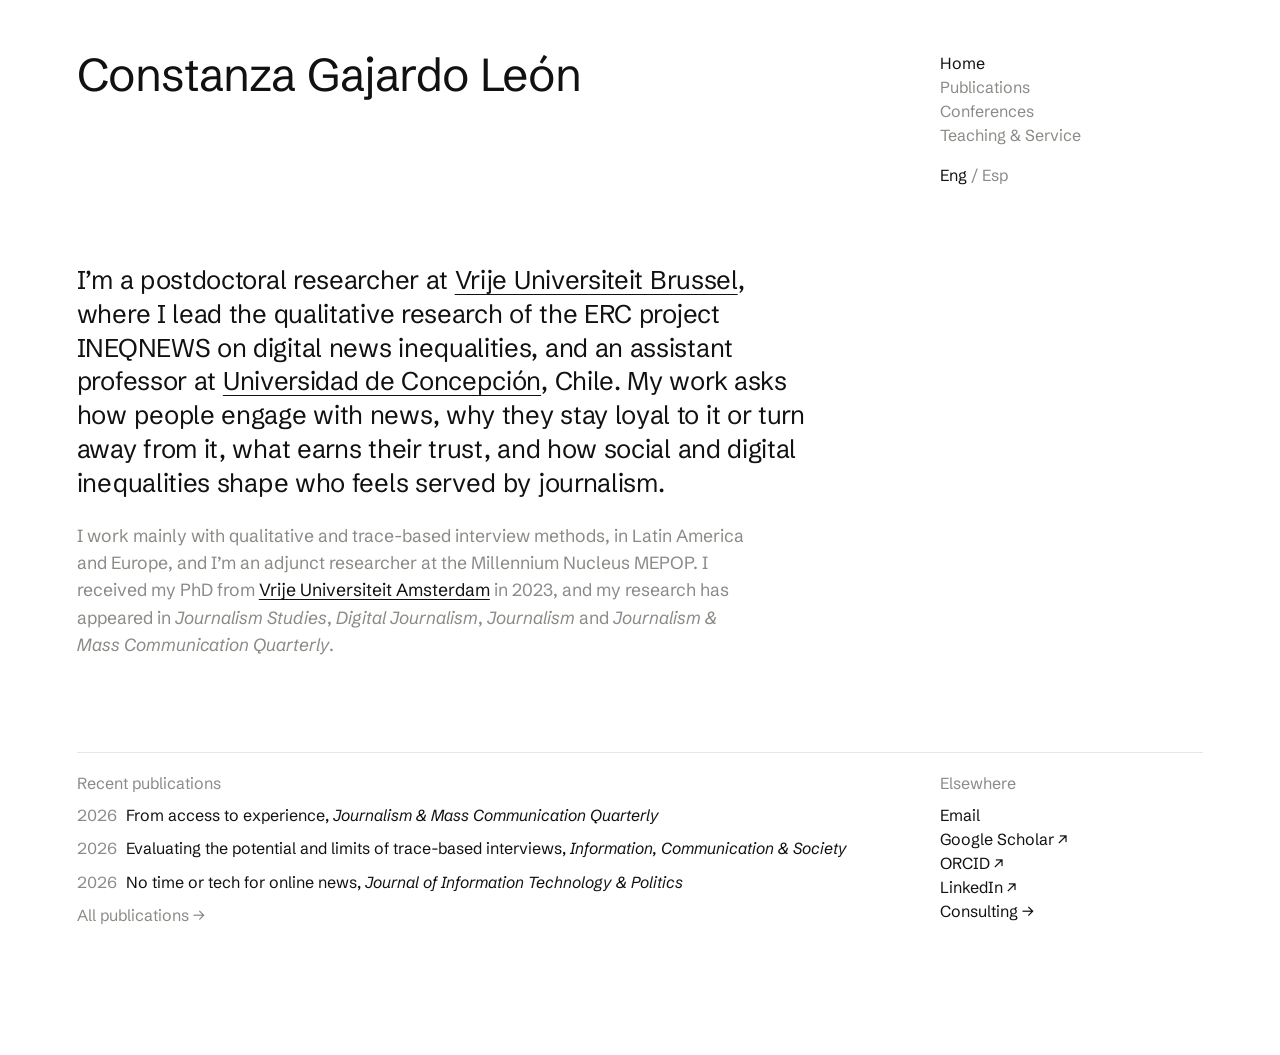
<file: index.html>
<!doctype html>
<html lang="en">
<head>
<meta charset="utf-8">
<meta name="viewport" content="width=device-width, initial-scale=1, viewport-fit=cover">
<title>Constanza Gajardo León · Journalism studies researcher</title>
<meta name="description" content="Constanza Gajardo León studies what audiences need from journalism: engagement, loyalty, trust and how social and digital inequalities shape who feels served by news. Postdoctoral Researcher at Vrije Universiteit Brussel.">
<link rel="canonical" href="https://constnz.github.io/">
<link rel="alternate" hreflang="en" href="https://constnz.github.io/">
<link rel="alternate" hreflang="es" href="https://constnz.github.io/es.html">
<link rel="alternate" hreflang="x-default" href="https://constnz.github.io/">
<meta name="author" content="Constanza Gajardo León">
<meta name="robots" content="index, follow">
<meta property="og:type" content="profile">
<meta property="og:title" content="Constanza Gajardo León · Journalism studies researcher">
<meta property="og:description" content="Constanza Gajardo León studies what audiences need from journalism: engagement, loyalty, trust and how social and digital inequalities shape who feels served by news. Postdoctoral Researcher at Vrije Universiteit Brussel.">
<meta property="og:url" content="https://constnz.github.io/">
<meta property="og:locale" content="en_GB">
<meta name="twitter:card" content="summary">
<script type="application/ld+json">
{
 "@context": "https://schema.org",
 "@graph": [
  {
   "@context": "https://schema.org",
   "@type": "Person",
   "@id": "https://constnz.github.io/#person",
   "name": "Constanza Gajardo León",
   "alternateName": [
    "Constanza Gajardo",
    "C. Gajardo"
   ],
   "url": "https://constnz.github.io/",
   "jobTitle": [
    "Postdoctoral Researcher",
    "Assistant Professor"
   ],
   "affiliation": [
    {
     "@type": "CollegeOrUniversity",
     "name": "Vrije Universiteit Brussel"
    },
    {
     "@type": "CollegeOrUniversity",
     "name": "Universidad de Concepción"
    },
    {
     "@type": "ResearchOrganization",
     "name": "Millennium Nucleus for the Study of Politics, Public Opinion and Media in Chile (MEPOP)"
    }
   ],
   "alumniOf": [
    {
     "@type": "CollegeOrUniversity",
     "name": "Vrije Universiteit Amsterdam"
    },
    {
     "@type": "CollegeOrUniversity",
     "name": "Universidad de Concepción"
    }
   ],
   "knowsAbout": [
    "journalism studies",
    "news audiences",
    "audience engagement",
    "trust in journalism",
    "news loyalty",
    "news avoidance",
    "digital news inequalities",
    "trace interviews",
    "qualitative research methods",
    "local news"
   ],
   "makesOffer": {"@type": "Offer", "url": "https://constnz.github.io/consulting.html", "itemOffered": {"@type": "Service", "name": "Audience research consulting"}},
  "knowsLanguage": [
    "es",
    "en"
   ],
   "award": "Top Faculty Paper Award, ICA Journalism Studies Division (2024)",
   "sameAs": []
  },
  {
   "@type": "ProfilePage",
   "url": "https://constnz.github.io/",
   "mainEntity": {
    "@id": "https://constnz.github.io/#person"
   },
   "inLanguage": "en"
  }
 ]
}
</script>
<link rel="preconnect" href="https://fonts.googleapis.com">
<link rel="preconnect" href="https://fonts.gstatic.com" crossorigin>
<link rel="stylesheet" href="https://fonts.googleapis.com/css2?family=Schibsted+Grotesk:ital,wght@0,400;0,500;1,400&display=swap">
<link rel="stylesheet" href="style.css?v=20261106d">
</head>
<body>
<div class="wrap">

  <header class="site grid big">
    <h1 class="name"><a href="index.html">Constanza Gajardo León</a></h1>
    <div class="navcol">
      <nav aria-label="Site"><ul>
      <li><a href="index.html" aria-current="page">Home</a></li>
      <li><a href="publications.html">Publications</a></li>
      <li><a href="conferences.html">Conferences</a></li>
      <li><a href="teaching.html">Teaching &amp; Service</a></li>
    </ul></nav>
      <div class="lang"><a href="index.html" aria-current="page">Eng</a> <span class="muted">/</span> <a href="es.html" lang="es">Esp</a></div>
    </div>
  </header>

  <main class="grid hero">
    <div class="bio">
      <p>I’m a postdoctoral researcher at <a href="https://www.vub.be">Vrije Universiteit Brussel</a>, where I lead the qualitative research of the ERC project INEQNEWS on digital news inequalities, and an assistant professor at <a href="https://www.udec.cl">Universidad de Concepción</a>, Chile. My work asks how people engage with news, why they stay loyal to it or turn away from it, what earns their trust, and how social and digital inequalities shape who feels served by journalism.</p>
      <p class="bio-small">I work mainly with qualitative and trace-based interview methods, in Latin America and Europe, and I’m an adjunct researcher at the Millennium Nucleus MEPOP. I received my PhD from <a href="https://vu.nl">Vrije Universiteit Amsterdam</a> in 2023, and my research has appeared in <i>Journalism Studies</i>, <i>Digital Journalism</i>, <i>Journalism</i> and <i>Journalism &amp; Mass Communication Quarterly</i>.</p>
    </div>
  </main>

  <div class="grid cols">
    <div aria-hidden="true"></div>
    <div class="wide span2">
      <span class="label">Recent publications</span>
      <ol class="short">
        <li><span class="yr">2026</span><a href="https://doi.org/10.1177/10776990261447245">From access to experience</a>, <i>Journalism &amp; Mass Communication Quarterly</i></li>
        <li><span class="yr">2026</span><a href="https://doi.org/10.1080/1369118X.2026.2652514">Evaluating the potential and limits of trace-based interviews</a>, <i>Information, Communication &amp; Society</i></li>
        <li><span class="yr">2026</span><a href="https://doi.org/10.1080/19331681.2026.2692137">No time or tech for online news</a>, <i>Journal of Information Technology &amp; Politics</i></li>
        <li><a class="muted" href="publications.html">All publications →</a></li>
      </ol>
    </div>
    <div class="wide">
      <span class="label">Elsewhere</span>
      <a href="#" data-mail>Email</a><br>
      <a href="#">Google Scholar ↗</a><br>
      <a href="#">ORCID ↗</a><br>
      <a href="#">LinkedIn ↗</a><br>
      <a href="consulting.html">Consulting →</a>
    </div>
  </div>


</div>
<script>document.querySelectorAll("[data-mail]").forEach(function(a){a.addEventListener("click",function(e){e.preventDefault();location.href="mai"+"lto:"+["cgajardoleon","gmail.com"].join("@");});});</script>
</body>
</html>
</file>
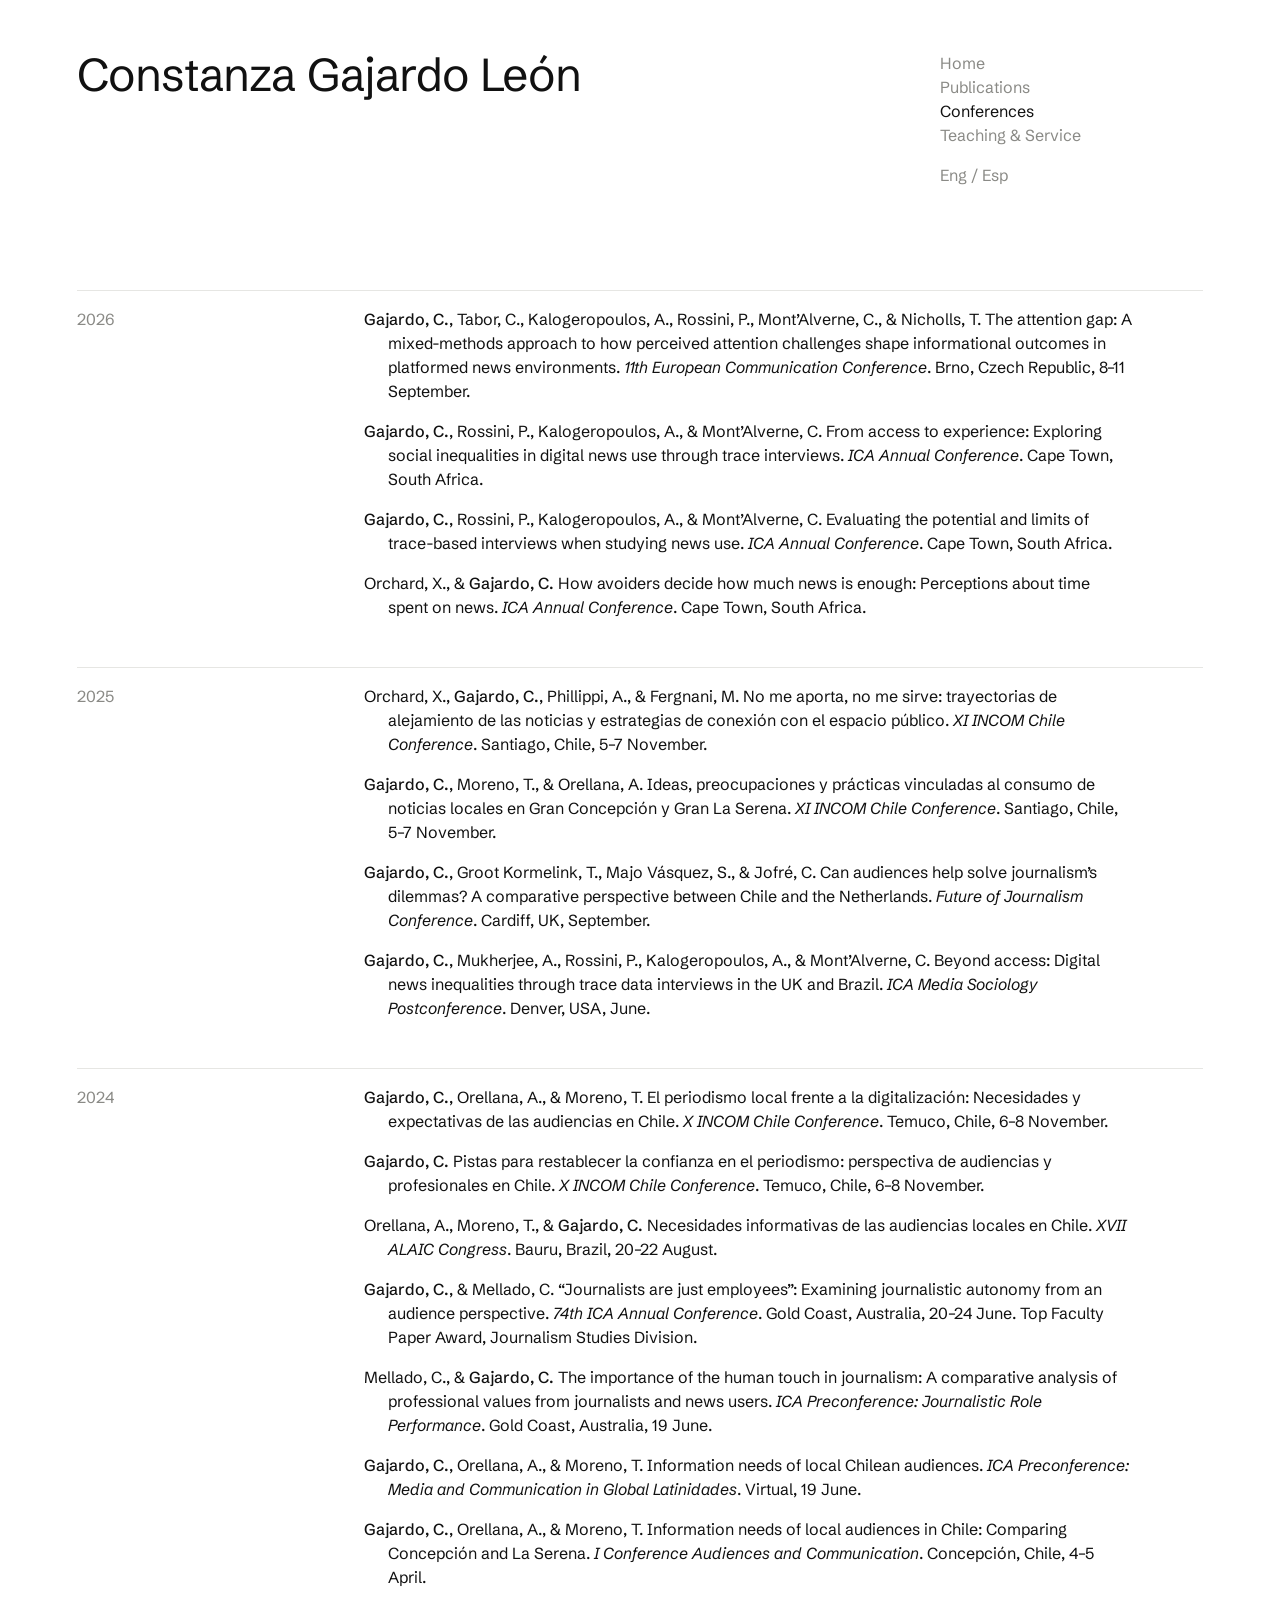
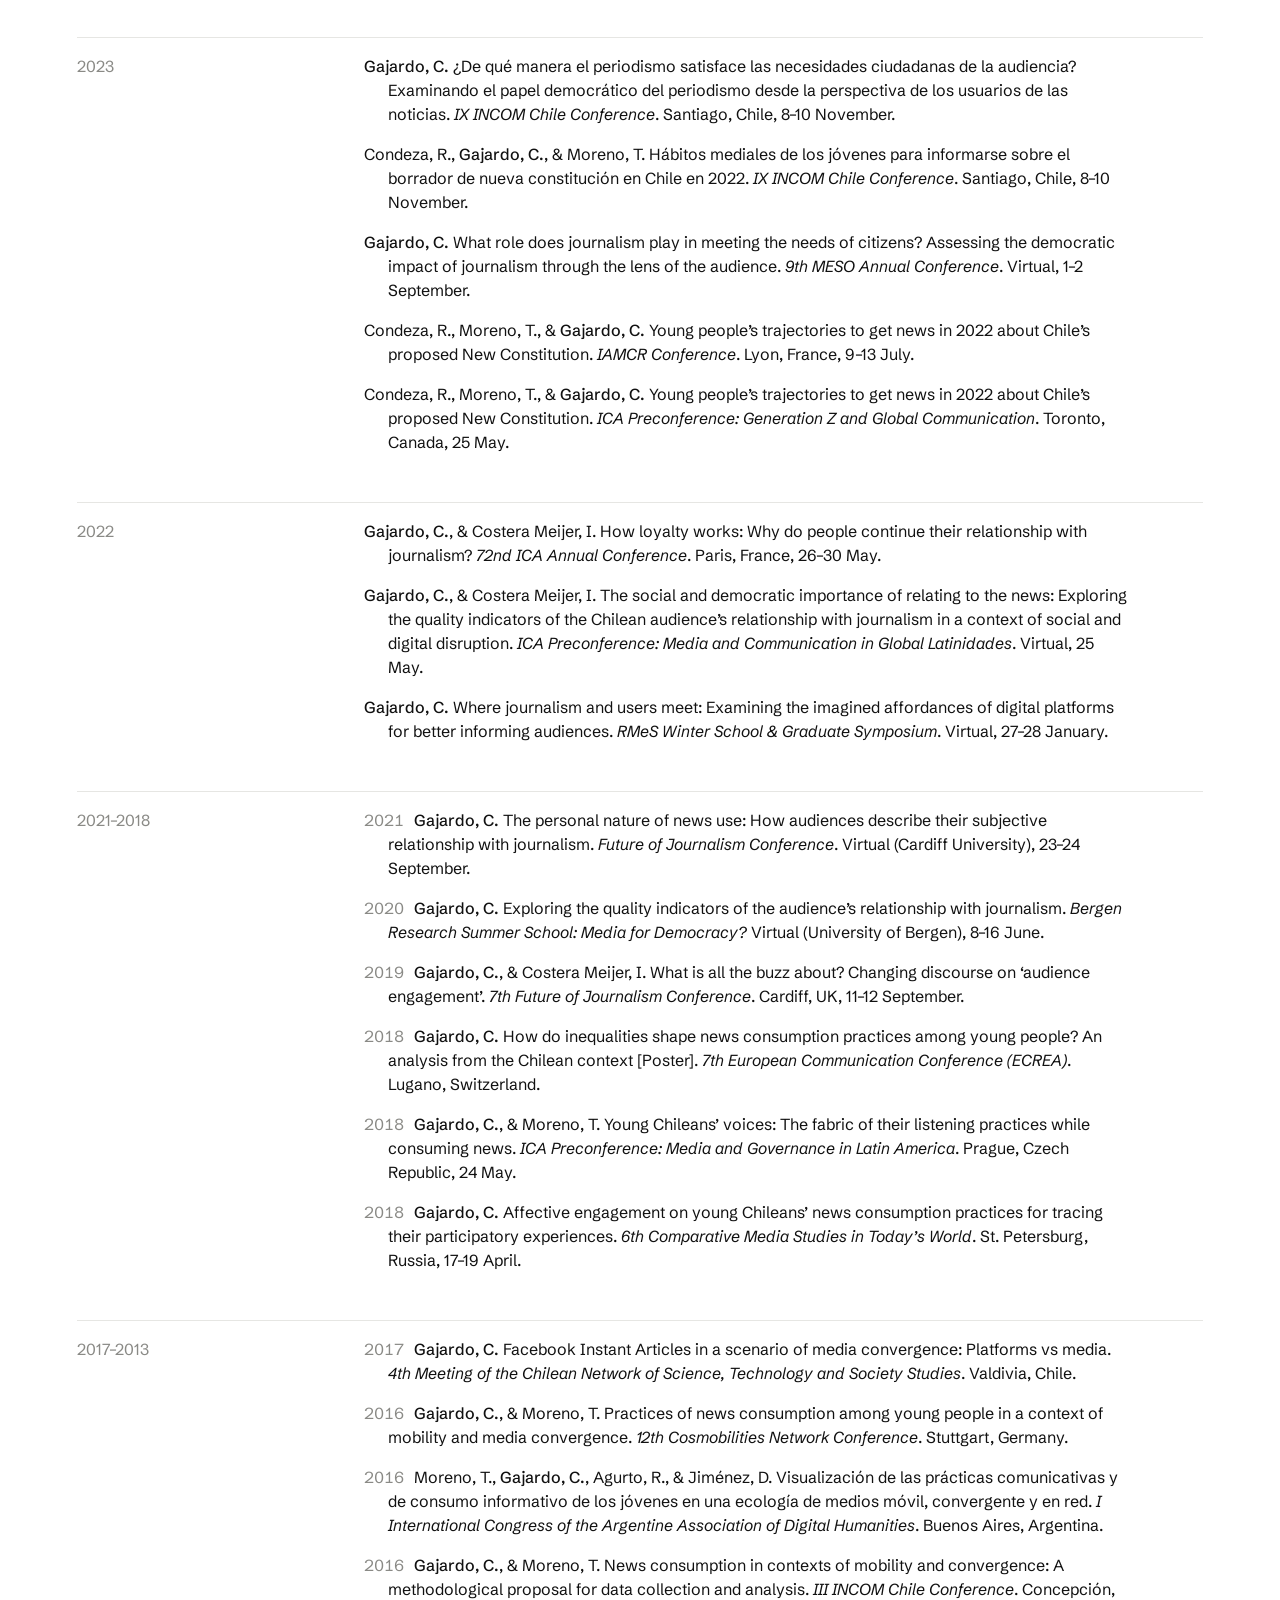
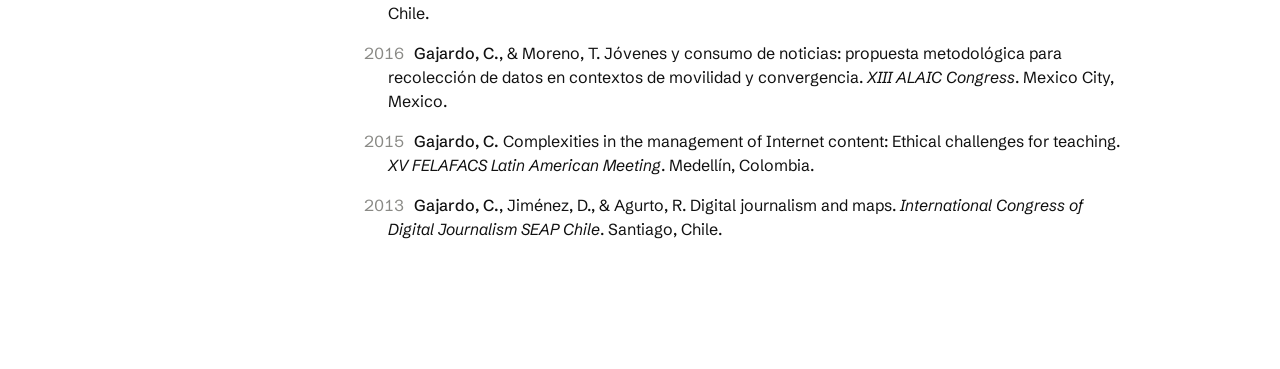
<file: conferences.html>
<!doctype html>
<html lang="en">
<head>
<meta charset="utf-8">
<meta name="viewport" content="width=device-width, initial-scale=1, viewport-fit=cover">
<title>Conferences · Constanza Gajardo León</title>
<meta name="description" content="Conference presentations by Constanza Gajardo León at ICA, ECREA, Future of Journalism, IAMCR, INCOM and ALAIC since 2013.">
<link rel="canonical" href="https://constnz.github.io/conferences.html">
<meta name="author" content="Constanza Gajardo León">
<meta name="robots" content="index, follow">
<meta property="og:type" content="website">
<meta property="og:title" content="Conferences · Constanza Gajardo León">
<meta property="og:description" content="Conference presentations by Constanza Gajardo León at ICA, ECREA, Future of Journalism, IAMCR, INCOM and ALAIC since 2013.">
<meta property="og:url" content="https://constnz.github.io/conferences.html">
<meta property="og:locale" content="en_GB">
<meta name="twitter:card" content="summary">
<link rel="preconnect" href="https://fonts.googleapis.com">
<link rel="preconnect" href="https://fonts.gstatic.com" crossorigin>
<link rel="stylesheet" href="https://fonts.googleapis.com/css2?family=Schibsted+Grotesk:ital,wght@0,400;0,500;1,400&display=swap">
<link rel="stylesheet" href="style.css?v=20261106d">
</head>
<body>
<div class="wrap">

  <header class="site grid big">
    <p class="name"><a href="index.html">Constanza Gajardo León</a></p>
    <div class="navcol">
      <nav aria-label="Site"><ul>
      <li><a href="index.html">Home</a></li>
      <li><a href="publications.html">Publications</a></li>
      <li><a href="conferences.html" aria-current="page">Conferences</a></li>
      <li><a href="teaching.html">Teaching &amp; Service</a></li>
    </ul></nav>
      <div class="lang"><a href="index.html">Eng</a> <span class="muted">/</span> <a href="es.html" lang="es">Esp</a></div>
    </div>
  </header>

  <h1 class="sr-only">Conferences</h1>

  <div class="page">

  <section aria-labelledby="y2026">
    <h2 id="y2026">2026</h2>
    <ol class="refs">
      <li><b>Gajardo, C.</b>, Tabor, C., Kalogeropoulos, A., Rossini, P., Mont’Alverne, C., &amp; Nicholls, T. The attention gap: A mixed-methods approach to how perceived attention challenges shape informational outcomes in platformed news environments. <i>11th European Communication Conference</i>. Brno, Czech Republic, 8–11 September.</li>
      <li><b>Gajardo, C.</b>, Rossini, P., Kalogeropoulos, A., &amp; Mont’Alverne, C. From access to experience: Exploring social inequalities in digital news use through trace interviews. <i>ICA Annual Conference</i>. Cape Town, South Africa.</li>
      <li><b>Gajardo, C.</b>, Rossini, P., Kalogeropoulos, A., &amp; Mont’Alverne, C. Evaluating the potential and limits of trace-based interviews when studying news use. <i>ICA Annual Conference</i>. Cape Town, South Africa.</li>
      <li>Orchard, X., &amp; <b>Gajardo, C.</b> How avoiders decide how much news is enough: Perceptions about time spent on news. <i>ICA Annual Conference</i>. Cape Town, South Africa.</li>
    </ol>
  </section>

  <section aria-labelledby="y2025">
    <h2 id="y2025">2025</h2>
    <ol class="refs">
      <li>Orchard, X., <b>Gajardo, C.</b>, Phillippi, A., &amp; Fergnani, M. No me aporta, no me sirve: trayectorias de alejamiento de las noticias y estrategias de conexión con el espacio público. <i>XI INCOM Chile Conference</i>. Santiago, Chile, 5–7 November.</li>
      <li><b>Gajardo, C.</b>, Moreno, T., &amp; Orellana, A. Ideas, preocupaciones y prácticas vinculadas al consumo de noticias locales en Gran Concepción y Gran La Serena. <i>XI INCOM Chile Conference</i>. Santiago, Chile, 5–7 November.</li>
      <li><b>Gajardo, C.</b>, Groot Kormelink, T., Majo Vásquez, S., &amp; Jofré, C. Can audiences help solve journalism’s dilemmas? A comparative perspective between Chile and the Netherlands. <i>Future of Journalism Conference</i>. Cardiff, UK, September.</li>
      <li><b>Gajardo, C.</b>, Mukherjee, A., Rossini, P., Kalogeropoulos, A., &amp; Mont’Alverne, C. Beyond access: Digital news inequalities through trace data interviews in the UK and Brazil. <i>ICA Media Sociology Postconference</i>. Denver, USA, June.</li>
    </ol>
  </section>

  <section aria-labelledby="y2024">
    <h2 id="y2024">2024</h2>
    <ol class="refs">
      <li><b>Gajardo, C.</b>, Orellana, A., &amp; Moreno, T. El periodismo local frente a la digitalización: Necesidades y expectativas de las audiencias en Chile. <i>X INCOM Chile Conference</i>. Temuco, Chile, 6–8 November.</li>
      <li><b>Gajardo, C.</b> Pistas para restablecer la confianza en el periodismo: perspectiva de audiencias y profesionales en Chile. <i>X INCOM Chile Conference</i>. Temuco, Chile, 6–8 November.</li>
      <li>Orellana, A., Moreno, T., &amp; <b>Gajardo, C.</b> Necesidades informativas de las audiencias locales en Chile. <i>XVII ALAIC Congress</i>. Bauru, Brazil, 20–22 August.</li>
      <li><b>Gajardo, C.</b>, &amp; Mellado, C. “Journalists are just employees”: Examining journalistic autonomy from an audience perspective. <i>74th ICA Annual Conference</i>. Gold Coast, Australia, 20–24 June. Top Faculty Paper Award, Journalism Studies Division.</li>
      <li>Mellado, C., &amp; <b>Gajardo, C.</b> The importance of the human touch in journalism: A comparative analysis of professional values from journalists and news users. <i>ICA Preconference: Journalistic Role Performance</i>. Gold Coast, Australia, 19 June.</li>
      <li><b>Gajardo, C.</b>, Orellana, A., &amp; Moreno, T. Information needs of local Chilean audiences. <i>ICA Preconference: Media and Communication in Global Latinidades</i>. Virtual, 19 June.</li>
      <li><b>Gajardo, C.</b>, Orellana, A., &amp; Moreno, T. Information needs of local audiences in Chile: Comparing Concepción and La Serena. <i>I Conference Audiences and Communication</i>. Concepción, Chile, 4–5 April.</li>
    </ol>
  </section>

  <section aria-labelledby="y2023">
    <h2 id="y2023">2023</h2>
    <ol class="refs">
      <li><b>Gajardo, C.</b> ¿De qué manera el periodismo satisface las necesidades ciudadanas de la audiencia? Examinando el papel democrático del periodismo desde la perspectiva de los usuarios de las noticias. <i>IX INCOM Chile Conference</i>. Santiago, Chile, 8–10 November.</li>
      <li>Condeza, R., <b>Gajardo, C.</b>, &amp; Moreno, T. Hábitos mediales de los jóvenes para informarse sobre el borrador de nueva constitución en Chile en 2022. <i>IX INCOM Chile Conference</i>. Santiago, Chile, 8–10 November.</li>
      <li><b>Gajardo, C.</b> What role does journalism play in meeting the needs of citizens? Assessing the democratic impact of journalism through the lens of the audience. <i>9th MESO Annual Conference</i>. Virtual, 1–2 September.</li>
      <li>Condeza, R., Moreno, T., &amp; <b>Gajardo, C.</b> Young people’s trajectories to get news in 2022 about Chile’s proposed New Constitution. <i>IAMCR Conference</i>. Lyon, France, 9–13 July.</li>
      <li>Condeza, R., Moreno, T., &amp; <b>Gajardo, C.</b> Young people’s trajectories to get news in 2022 about Chile’s proposed New Constitution. <i>ICA Preconference: Generation Z and Global Communication</i>. Toronto, Canada, 25 May.</li>
    </ol>
  </section>

  <section aria-labelledby="y2022">
    <h2 id="y2022">2022</h2>
    <ol class="refs">
      <li><b>Gajardo, C.</b>, &amp; Costera Meijer, I. How loyalty works: Why do people continue their relationship with journalism? <i>72nd ICA Annual Conference</i>. Paris, France, 26–30 May.</li>
      <li><b>Gajardo, C.</b>, &amp; Costera Meijer, I. The social and democratic importance of relating to the news: Exploring the quality indicators of the Chilean audience’s relationship with journalism in a context of social and digital disruption. <i>ICA Preconference: Media and Communication in Global Latinidades</i>. Virtual, 25 May.</li>
      <li><b>Gajardo, C.</b> Where journalism and users meet: Examining the imagined affordances of digital platforms for better informing audiences. <i>RMeS Winter School &amp; Graduate Symposium</i>. Virtual, 27–28 January.</li>
    </ol>
  </section>

  <section aria-labelledby="y2018">
    <h2 id="y2018">2021–2018</h2>
    <ol class="refs">
      <li><span class="yr">2021</span><b>Gajardo, C.</b> The personal nature of news use: How audiences describe their subjective relationship with journalism. <i>Future of Journalism Conference</i>. Virtual (Cardiff University), 23–24 September.</li>
      <li><span class="yr">2020</span><b>Gajardo, C.</b> Exploring the quality indicators of the audience’s relationship with journalism. <i>Bergen Research Summer School: Media for Democracy?</i> Virtual (University of Bergen), 8–16 June.</li>
      <li><span class="yr">2019</span><b>Gajardo, C.</b>, &amp; Costera Meijer, I. What is all the buzz about? Changing discourse on ‘audience engagement’. <i>7th Future of Journalism Conference</i>. Cardiff, UK, 11–12 September.</li>
      <li><span class="yr">2018</span><b>Gajardo, C.</b> How do inequalities shape news consumption practices among young people? An analysis from the Chilean context [Poster]. <i>7th European Communication Conference (ECREA)</i>. Lugano, Switzerland.</li>
      <li><span class="yr">2018</span><b>Gajardo, C.</b>, &amp; Moreno, T. Young Chileans’ voices: The fabric of their listening practices while consuming news. <i>ICA Preconference: Media and Governance in Latin America</i>. Prague, Czech Republic, 24 May.</li>
      <li><span class="yr">2018</span><b>Gajardo, C.</b> Affective engagement on young Chileans’ news consumption practices for tracing their participatory experiences. <i>6th Comparative Media Studies in Today’s World</i>. St. Petersburg, Russia, 17–19 April.</li>
    </ol>
  </section>

  <section aria-labelledby="y2013">
    <h2 id="y2013">2017–2013</h2>
    <ol class="refs">
      <li><span class="yr">2017</span><b>Gajardo, C.</b> Facebook Instant Articles in a scenario of media convergence: Platforms vs media. <i>4th Meeting of the Chilean Network of Science, Technology and Society Studies</i>. Valdivia, Chile.</li>
      <li><span class="yr">2016</span><b>Gajardo, C.</b>, &amp; Moreno, T. Practices of news consumption among young people in a context of mobility and media convergence. <i>12th Cosmobilities Network Conference</i>. Stuttgart, Germany.</li>
      <li><span class="yr">2016</span>Moreno, T., <b>Gajardo, C.</b>, Agurto, R., &amp; Jiménez, D. Visualización de las prácticas comunicativas y de consumo informativo de los jóvenes en una ecología de medios móvil, convergente y en red. <i>I International Congress of the Argentine Association of Digital Humanities</i>. Buenos Aires, Argentina.</li>
      <li><span class="yr">2016</span><b>Gajardo, C.</b>, &amp; Moreno, T. News consumption in contexts of mobility and convergence: A methodological proposal for data collection and analysis. <i>III INCOM Chile Conference</i>. Concepción, Chile.</li>
      <li><span class="yr">2016</span><b>Gajardo, C.</b>, &amp; Moreno, T. Jóvenes y consumo de noticias: propuesta metodológica para recolección de datos en contextos de movilidad y convergencia. <i>XIII ALAIC Congress</i>. Mexico City, Mexico.</li>
      <li><span class="yr">2015</span><b>Gajardo, C.</b> Complexities in the management of Internet content: Ethical challenges for teaching. <i>XV FELAFACS Latin American Meeting</i>. Medellín, Colombia.</li>
      <li><span class="yr">2013</span><b>Gajardo, C.</b>, Jiménez, D., &amp; Agurto, R. Digital journalism and maps. <i>International Congress of Digital Journalism SEAP Chile</i>. Santiago, Chile.</li>
    </ol>
  </section>


  </div>


</div>
</body>
</html>
</file>
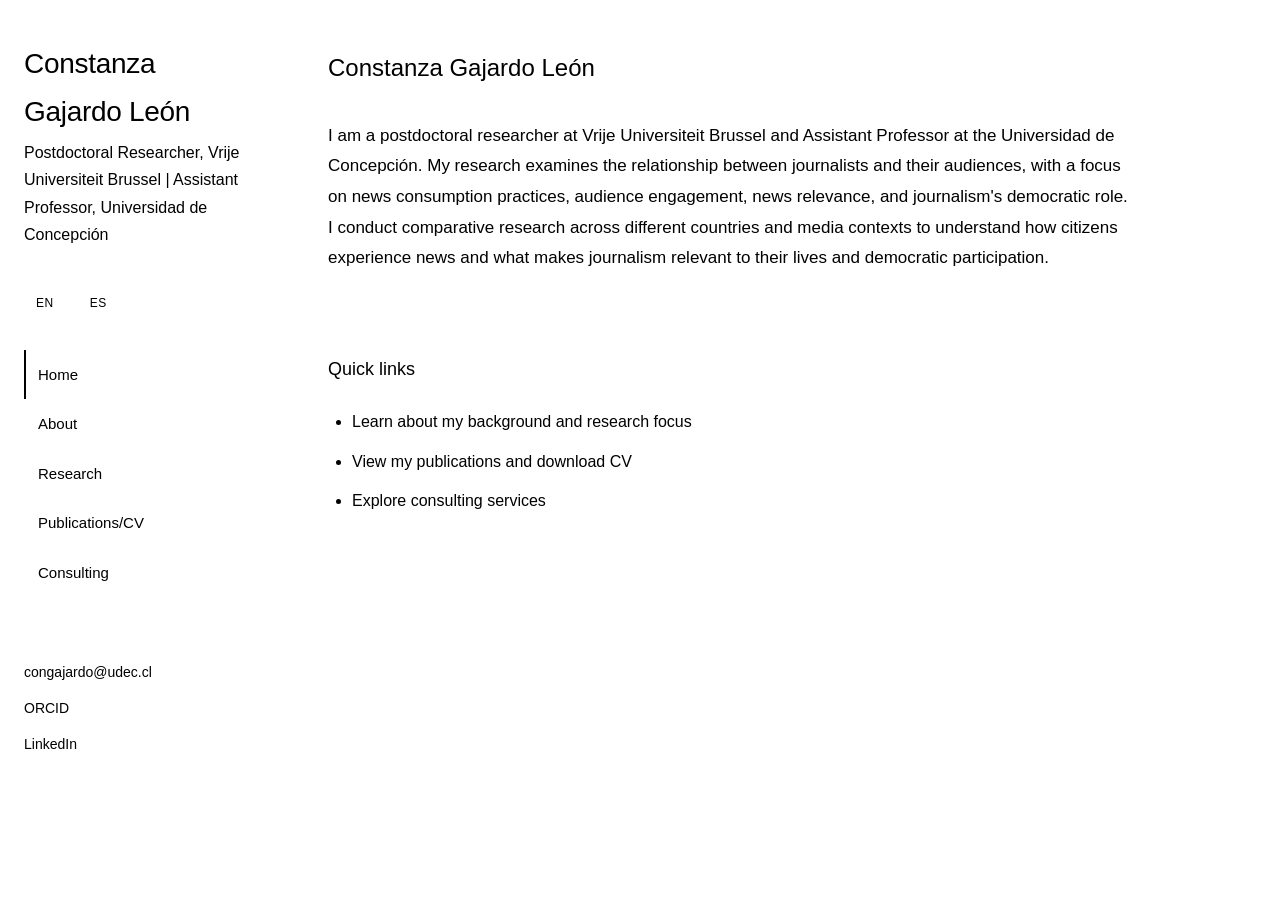
<file: constanza_portfolio_v2.html>
<!DOCTYPE html>
<html lang="en">
<head>
    <meta charset="UTF-8">
    <meta name="viewport" content="width=device-width, initial-scale=1.0">
    <title>Constanza Gajardo León - Academic Portfolio</title>
    <style>
        * { margin: 0; padding: 0; box-sizing: border-box; }
        html { scroll-behavior: smooth; }
        body { 
            font-family: -apple-system, BlinkMacSystemFont, "Segoe UI", sans-serif;
            color: var(--color-text-primary);
            background: var(--color-background-primary);
            line-height: 1.7;
            font-size: 16px;
        }
        .wrapper {
            display: flex;
            min-height: 100vh;
        }
        .sidebar {
            width: 280px;
            padding: 2.5rem 1.5rem;
            border-right: 1px solid var(--color-border-tertiary);
            position: sticky;
            top: 0;
            height: 100vh;
            overflow-y: auto;
            background: var(--color-background-primary);
        }
        .main {
            flex: 1;
            padding: 3rem;
            max-width: 900px;
        }
        h1 {
            font-size: 28px;
            font-weight: 500;
            margin-bottom: 0.25rem;
            letter-spacing: -0.3px;
        }
        .subtitle {
            font-size: 16px;
            color: var(--color-text-secondary);
            margin-bottom: 2.5rem;
            font-weight: 400;
        }
        .lang-switcher {
            display: flex;
            gap: 0.75rem;
            margin-bottom: 2rem;
        }
        .lang-btn {
            background: none;
            border: 1px solid var(--color-border-tertiary);
            color: var(--color-text-secondary);
            font-size: 12px;
            cursor: pointer;
            padding: 0.5rem 0.75rem;
            transition: all 0.2s;
            border-radius: 4px;
            font-weight: 500;
            text-transform: uppercase;
            letter-spacing: 0.5px;
        }
        .lang-btn.active {
            color: var(--color-text-primary);
            border-color: var(--color-text-primary);
            background: var(--color-background-secondary);
        }
        nav {
            display: flex;
            flex-direction: column;
            gap: 0;
        }
        nav a {
            text-decoration: none;
            color: var(--color-text-secondary);
            font-size: 15px;
            cursor: pointer;
            padding: 0.75rem 0;
            transition: color 0.2s;
            border-left: 2px solid transparent;
            padding-left: 0.75rem;
        }
        nav a:hover {
            color: var(--color-text-primary);
        }
        nav a.active {
            color: var(--color-text-primary);
            border-left-color: var(--color-text-primary);
            font-weight: 500;
        }
        .contact-info {
            margin-top: 2rem;
            padding-top: 2rem;
            border-top: 1px solid var(--color-border-tertiary);
        }
        .contact-info a {
            display: block;
            text-decoration: none;
            color: var(--color-text-secondary);
            font-size: 14px;
            margin-bottom: 0.75rem;
            transition: color 0.2s;
        }
        .contact-info a:hover {
            color: var(--color-text-primary);
        }
        .page {
            display: none;
        }
        .page.active {
            display: block;
        }
        h2 {
            font-size: 24px;
            font-weight: 500;
            margin-bottom: 2rem;
            color: var(--color-text-primary);
        }
        h3 {
            font-size: 18px;
            font-weight: 500;
            margin-top: 2.5rem;
            margin-bottom: 1.5rem;
            color: var(--color-text-primary);
        }
        h3:first-child {
            margin-top: 0;
        }
        .section {
            margin-bottom: 2.5rem;
        }
        .section p {
            color: var(--color-text-secondary);
            margin-bottom: 1rem;
            line-height: 1.8;
        }
        .publication {
            margin-bottom: 2.5rem;
            padding-bottom: 2rem;
            border-bottom: 1px solid var(--color-border-tertiary);
        }
        .publication:last-child {
            border-bottom: none;
            margin-bottom: 0;
            padding-bottom: 0;
        }
        .pub-title {
            font-size: 16px;
            font-weight: 500;
            color: var(--color-text-primary);
            margin-bottom: 0.5rem;
            line-height: 1.5;
        }
        .pub-title a {
            color: var(--color-text-primary);
            text-decoration: none;
            border-bottom: 1px solid var(--color-border-secondary);
            transition: all 0.2s;
        }
        .pub-title a:hover {
            border-bottom-color: var(--color-text-primary);
        }
        .pub-meta {
            font-size: 14px;
            color: var(--color-text-tertiary);
            margin-bottom: 0.5rem;
        }
        .pub-authors {
            font-size: 14px;
            color: var(--color-text-secondary);
            margin-bottom: 0.75rem;
            font-style: italic;
        }
        .pub-desc {
            color: var(--color-text-secondary);
            font-size: 15px;
        }
        .research-area {
            margin-bottom: 2rem;
        }
        .research-area h4 {
            font-size: 16px;
            font-weight: 500;
            color: var(--color-text-primary);
            margin-bottom: 0.75rem;
        }
        .research-area p {
            color: var(--color-text-secondary);
            margin-bottom: 0.75rem;
        }
        .project {
            margin-bottom: 2rem;
            padding: 1.5rem;
            background: var(--color-background-secondary);
            border-radius: 8px;
            border: 1px solid var(--color-border-tertiary);
        }
        .project-title {
            font-size: 16px;
            font-weight: 500;
            color: var(--color-text-primary);
            margin-bottom: 0.5rem;
        }
        .project-meta {
            font-size: 14px;
            color: var(--color-text-tertiary);
            margin-bottom: 0.75rem;
        }
        .project-desc {
            color: var(--color-text-secondary);
            font-size: 15px;
        }
        .cv-download {
            display: inline-block;
            padding: 0.75rem 1.5rem;
            background: var(--color-background-secondary);
            border: 1px solid var(--color-border-secondary);
            color: var(--color-text-primary);
            text-decoration: none;
            border-radius: 6px;
            font-size: 15px;
            transition: all 0.2s;
            margin-bottom: 2rem;
        }
        .cv-download:hover {
            border-color: var(--color-text-primary);
            background: var(--color-background-tertiary);
        }
        .service {
            margin-bottom: 2.5rem;
        }
        .service h4 {
            font-size: 16px;
            font-weight: 500;
            color: var(--color-text-primary);
            margin-bottom: 0.75rem;
        }
        .service p {
            color: var(--color-text-secondary);
            margin-bottom: 0.75rem;
        }
        .service strong {
            color: var(--color-text-primary);
        }
        ul {
            margin-left: 1.5rem;
            color: var(--color-text-secondary);
            margin-bottom: 1rem;
        }
        ul li {
            margin-bottom: 0.75rem;
        }
        @media (max-width: 900px) {
            .wrapper { flex-direction: column; }
            .sidebar { 
                width: 100%; 
                height: auto;
                position: static;
                border-right: none;
                border-bottom: 1px solid var(--color-border-tertiary);
                padding: 2rem 1.5rem;
            }
            .main { padding: 2rem 1.5rem; }
            nav { flex-direction: row; gap: 1.5rem; }
            nav a { padding: 0; border-left: none; padding-left: 0; border-bottom: 2px solid transparent; }
            nav a.active { border-left: none; border-bottom-color: var(--color-text-primary); }
        }
        @media (max-width: 600px) {
            .main { padding: 1.5rem 1rem; }
            h1 { font-size: 24px; }
            h2 { font-size: 20px; }
            nav { gap: 1rem; }
            .sidebar { padding: 1.5rem 1rem; }
        }
    </style>
</head>
<body>
    <div class="wrapper">
        <div class="sidebar">
            <h1>Constanza<br>Gajardo León</h1>
            <p class="subtitle en">Postdoctoral Researcher, Vrije Universiteit Brussel | Assistant Professor, Universidad de Concepción</p>
            <p class="subtitle es" style="display: none;">Investigadora Postdoctoral, Vrije Universiteit Brussel | Profesora Asistente, Universidad de Concepción</p>
            
            <div class="lang-switcher">
                <button class="lang-btn active" onclick="switchLang('en')">EN</button>
                <button class="lang-btn" onclick="switchLang('es')">ES</button>
            </div>

            <nav>
                <a class="nav-link active" onclick="showPage('home')">
                    <span class="en">Home</span>
                    <span class="es" style="display: none;">Inicio</span>
                </a>
                <a class="nav-link" onclick="showPage('about')">
                    <span class="en">About</span>
                    <span class="es" style="display: none;">Sobre mí</span>
                </a>
                <a class="nav-link" onclick="showPage('research')">
                    <span class="en">Research</span>
                    <span class="es" style="display: none;">Investigación</span>
                </a>
                <a class="nav-link" onclick="showPage('publications')">
                    <span class="en">Publications/CV</span>
                    <span class="es" style="display: none;">Publicaciones/CV</span>
                </a>
                <a class="nav-link" onclick="showPage('consulting')">
                    <span class="en">Consulting</span>
                    <span class="es" style="display: none;">Consultoría</span>
                </a>
            </nav>

            <div class="contact-info">
                <a href="mailto:congajardo@udec.cl">congajardo@udec.cl</a>
                <a href="https://orcid.org/0000-0001-8372-8889" target="_blank">ORCID</a>
                <a href="https://www.linkedin.com/in/constanza-gajardo-leon/" target="_blank">LinkedIn</a>
            </div>
        </div>

        <div class="main">
            <!-- HOME PAGE -->
            <div id="home" class="page active">
                <h2 class="en">Constanza Gajardo León</h2>
                <h2 class="es" style="display: none;">Constanza Gajardo León</h2>
                
                <p class="en" style="font-size: 17px; color: var(--color-text-secondary); margin-bottom: 2rem; line-height: 1.8;">
                    I am a postdoctoral researcher at Vrije Universiteit Brussel and Assistant Professor at the Universidad de Concepción. My research examines the relationship between journalists and their audiences, with a focus on news consumption practices, audience engagement, news relevance, and journalism's democratic role. I conduct comparative research across different countries and media contexts to understand how citizens experience news and what makes journalism relevant to their lives and democratic participation.
                </p>

                <p class="es" style="display: none; font-size: 17px; color: var(--color-text-secondary); margin-bottom: 2rem; line-height: 1.8;">
                    Soy investigadora postdoctoral en Vrije Universiteit Brussel y Profesora Asistente en la Universidad de Concepción. Mi investigación examina la relación entre periodistas y sus audiencias, con enfoque en prácticas de consumo de noticias, engagement de audiencias, relevancia de noticias y el rol democrático del periodismo. Realizo investigación comparativa en diferentes países y contextos mediáticos para entender cómo los ciudadanos experimentan las noticias y qué hace que el periodismo sea relevante para sus vidas y participación democrática.
                </p>

                <div style="margin-top: 3rem; padding-top: 2rem; border-top: 1px solid var(--color-border-tertiary);">
                    <h3 class="en">Quick links</h3>
                    <h3 class="es" style="display: none;">Enlaces rápidos</h3>
                    <ul style="margin-top: 1rem;">
                        <li><a href="#about" onclick="showPage('about')" style="color: var(--color-text-primary); text-decoration: none; border-bottom: 1px solid var(--color-border-secondary);">
                            <span class="en">Learn about my background and research focus</span>
                            <span class="es" style="display: none;">Conoce mi trayectoria y enfoque de investigación</span>
                        </a></li>
                        <li><a href="#publications" onclick="showPage('publications')" style="color: var(--color-text-primary); text-decoration: none; border-bottom: 1px solid var(--color-border-secondary);">
                            <span class="en">View my publications and download CV</span>
                            <span class="es" style="display: none;">Ver mis publicaciones y descargar CV</span>
                        </a></li>
                        <li><a href="#consulting" onclick="showPage('consulting')" style="color: var(--color-text-primary); text-decoration: none; border-bottom: 1px solid var(--color-border-secondary);">
                            <span class="en">Explore consulting services</span>
                            <span class="es" style="display: none;">Explorar servicios de consultoría</span>
                        </a></li>
                    </ul>
                </div>
            </div>

            <!-- ABOUT PAGE -->
            <div id="about" class="page">
                <h2 class="en">About</h2>
                <h2 class="es" style="display: none;">Sobre mí</h2>

                <div class="section">
                    <h3 class="en">Background</h3>
                    <h3 class="es" style="display: none;">Trayectoria</h3>
                    <p class="en">
                        I hold a PhD in Humanities from Vrije Universiteit Amsterdam (2023), a Master's degree in Social Communication from the Universidad de Concepción (2012), and a degree in Journalism from the Universidad de Concepción (2011). My academic journey has been shaped by interests in journalism practice, audience studies, and how media systems serve (or fail to serve) democratic purposes.
                    </p>
                    <p class="es" style="display: none;">
                        Tengo un Doctorado en Humanidades de la Vrije Universiteit Amsterdam (2023), Magíster en Comunicación Social de la Universidad de Concepción (2012) y Licenciatura en Periodismo de la Universidad de Concepción (2011). Mi trayectoria académica ha estado marcada por intereses en práctica periodística, estudios de audiencias y cómo los sistemas mediáticos sirven (o fallan en servir) propósitos democráticos.
                    </p>
                </div>

                <div class="section">
                    <h3 class="en">Current Positions & Affiliations</h3>
                    <h3 class="es" style="display: none;">Posiciones Actuales y Afiliaciones</h3>
                    <p class="en">
                        <strong>Postdoctoral Researcher</strong>, Vrije Universiteit Brussel (2025–present)<br>
                        <strong>Adjunct Researcher</strong>, Millennium Nucleus for the Study of Politics, Public Opinion and Media in Chile (MEPOP) (2024–present)<br>
                        <strong>Assistant Professor</strong>, Department of Social Communication, Universidad de Concepción (2013–present)
                    </p>
                    <p class="es" style="display: none;">
                        <strong>Investigadora Postdoctoral</strong>, Vrije Universiteit Brussel (2025–presente)<br>
                        <strong>Investigadora Adjunta</strong>, Núcleo Milenio para el Estudio de la Política, Opinión Pública y Medios en Chile (MEPOP) (2024–presente)<br>
                        <strong>Profesora Asistente</strong>, Departamento de Comunicación Social, Universidad de Concepción (2013–presente)
                    </p>
                </div>

                <div class="section">
                    <h3 class="en">Recognition & Awards</h3>
                    <h3 class="es" style="display: none;">Premios y Reconocimientos</h3>
                    <ul class="en">
                        <li>TOP FACULTY PAPER Award, 74th International Communication Association Conference, Journalism Studies Division (2024)</li>
                        <li>BECAS CHILE Doctoral Scholarship for Studies Abroad (2017)</li>
                        <li>University of Concepción Award (2011)</li>
                    </ul>
                    <ul class="es" style="display: none;">
                        <li>Premio TOP FACULTY PAPER, 74ª Conferencia de la International Communication Association, División de Journalism Studies (2024)</li>
                        <li>Beca BECAS CHILE para Doctorado en el Extranjero (2017)</li>
                        <li>Premio Universidad de Concepción (2011)</li>
                    </ul>
                </div>

                <div class="section">
                    <h3 class="en">Research Interests</h3>
                    <h3 class="es" style="display: none;">Intereses de Investigación</h3>
                    <p class="en">
                        My research centers on understanding how citizens experience and engage with news, what factors drive audience loyalty to journalism, how news relevance is constructed, and how media systems can better serve democratic needs. I am particularly interested in comparative perspectives across different countries and media contexts, and in bridging the gap between journalistic practices and audience expectations.
                    </p>
                    <p class="es" style="display: none;">
                        Mi investigación se centra en entender cómo los ciudadanos experimentan e se involucran con noticias, qué factores impulsan la lealtad de audiencias al periodismo, cómo se construye la relevancia de noticias, y cómo los sistemas mediáticos pueden servir mejor las necesidades democráticas. Me interesa particularmente perspectivas comparativas en diferentes países y contextos mediáticos, y tender puentes entre prácticas periodísticas y expectativas de audiencias.
                    </p>
                </div>
            </div>

            <!-- RESEARCH PAGE -->
            <div id="research" class="page">
                <h2 class="en">Research</h2>
                <h2 class="es" style="display: none;">Investigación</h2>

                <div class="section">
                    <h3 class="en">Research Agenda</h3>
                    <h3 class="es" style="display: none;">Agenda de Investigación</h3>
                    <p class="en">
                        My research examines four interconnected dimensions: (1) <strong>news consumption practices</strong> — how citizens across different contexts access and use news; (2) <strong>audience engagement</strong> — what drives continued participation with journalism; (3) <strong>news relevance</strong> — what makes journalism meaningful and useful to people's lives; and (4) <strong>journalism's democratic role</strong> — how media systems can better serve democratic participation and citizenship.
                    </p>
                    <p class="es" style="display: none;">
                        Mi investigación examina cuatro dimensiones interconectadas: (1) <strong>prácticas de consumo de noticias</strong> — cómo los ciudadanos acceden y usan noticias en diferentes contextos; (2) <strong>engagement de audiencias</strong> — qué impulsa la participación continua con periodismo; (3) <strong>relevancia de noticias</strong> — qué hace que el periodismo sea significativo y útil para la vida de las personas; y (4) <strong>rol democrático del periodismo</strong> — cómo los sistemas mediáticos pueden servir mejor la participación democrática y la ciudadanía.
                    </p>
                </div>

                <h3 class="en">Active Research Projects</h3>
                <h3 class="es" style="display: none;">Proyectos de Investigación Activos</h3>

                <div class="project">
                    <div class="project-title en">Beyond Access: Digital News Inequalities Through Trace Data</div>
                    <div class="project-title es" style="display: none;">Más Allá del Acceso: Desigualdades de Noticias Digitales Mediante Datos de Rastreo</div>
                    <div class="project-meta en">Co-investigator | 2025–2026</div>
                    <div class="project-meta es" style="display: none;">Coinvestigadora | 2025–2026</div>
                    <div class="project-desc en">Examining digital news inequalities in the UK and Brazil using innovative trace-based interview methodologies to understand how citizens from different backgrounds access and experience news online.</div>
                    <div class="project-desc es" style="display: none;">Examinar desigualdades de noticias digitales en Reino Unido y Brasil utilizando metodologías innovadoras de entrevistas basadas en trazas para comprender cómo ciudadanos de diferentes contextos acceden y experimentan noticias en línea.</div>
                </div>

                <div class="project">
                    <div class="project-title en">Information Needs of Local Audiences in Chile</div>
                    <div class="project-title es" style="display: none;">Necesidades de Información de Audiencias Locales en Chile</div>
                    <div class="project-meta en">Principal Investigator | 2024–2025 | ANID Funded</div>
                    <div class="project-meta es" style="display: none;">Investigadora Principal | 2024–2025 | Financiado por ANID</div>
                    <div class="project-desc en">Exploring the information needs of local audiences in different Chilean regions and how local journalism can better respond to and serve those needs in the contemporary media landscape.</div>
                    <div class="project-desc es" style="display: none;">Explorar las necesidades de información de audiencias locales en diferentes regiones de Chile y cómo el periodismo local puede responder mejor y servir esas necesidades en el panorama mediático contemporáneo.</div>
                </div>

                <div class="project">
                    <div class="project-title en">Professional and Audience Expectations of Journalism</div>
                    <div class="project-title es" style="display: none;">Expectativas Profesionales y de Audiencias sobre Periodismo</div>
                    <div class="project-meta en">Co-investigator | 2023–2026 | ANID Funded</div>
                    <div class="project-meta es" style="display: none;">Coinvestigadora | 2023–2026 | Financiado por ANID</div>
                    <div class="project-desc en">A comparative study examining the alignment (and misalignment) between professional journalistic expectations, audience evaluations of journalism's role, and actual journalistic practice in the Chilean context.</div>
                    <div class="project-desc es" style="display: none;">Un estudio comparativo que examina la alineación (y desalineación) entre expectativas periodísticas profesionales, evaluaciones de audiencias sobre el rol del periodismo y práctica periodística real en contexto chileno.</div>
                </div>

                <div class="section">
                    <h3 class="en">Research Themes</h3>
                    <h3 class="es" style="display: none;">Temas de Investigación</h3>
                    
                    <div class="research-area">
                        <h4 class="en">News Loyalty & Engagement</h4>
                        <h4 class="es" style="display: none;">Lealtad y Engagement con Noticias</h4>
                        <p class="en">What factors sustain audience relationships with news sources over time? How do citizens develop loyalty to journalism in an era of media fragmentation and platform proliferation?</p>
                        <p class="es" style="display: none;">¿Qué factores sostienen relaciones de audiencias con fuentes de noticias en el tiempo? ¿Cómo desarrollan los ciudadanos lealtad al periodismo en una era de fragmentación mediática y proliferación de plataformas?</p>
                    </div>

                    <div class="research-area">
                        <h4 class="en">News Relevance & Democratic Role</h4>
                        <h4 class="es" style="display: none;">Relevancia de Noticias y Rol Democrático</h4>
                        <p class="en">What makes journalism relevant to citizens' daily lives and democratic participation? How do news consumers evaluate whether journalism serves their information needs?</p>
                        <p class="es" style="display: none;">¿Qué hace que el periodismo sea relevante para la vida diaria de los ciudadanos y su participación democrática? ¿Cómo evalúan los consumidores de noticias si el periodismo sirve sus necesidades informativas?</p>
                    </div>

                    <div class="research-area">
                        <h4 class="en">Digital News Practices & Inequalities</h4>
                        <h4 class="es" style="display: none;">Prácticas de Noticias Digitales e Desigualdades</h4>
                        <p class="en">How do platform affordances shape news consumption? What digital news inequalities exist across different populations and how do they affect access to information?</p>
                        <p class="es" style="display: none;">¿Cómo dan forma las affordances de plataformas al consumo de noticias? ¿Qué desigualdades de noticias digitales existen entre diferentes poblaciones y cómo afectan el acceso a la información?</p>
                    </div>

                    <div class="research-area">
                        <h4 class="en">Global Comparative Perspectives</h4>
                        <h4 class="es" style="display: none;">Perspectivas Comparativas Globales</h4>
                        <p class="en">How do journalism-audience relationships vary across different countries, media systems, and cultural contexts? What universal patterns exist and what is context-specific?</p>
                        <p class="es" style="display: none;">¿Cómo varían las relaciones periodismo-audiencia en diferentes países, sistemas mediáticos y contextos culturales? ¿Qué patrones universales existen y qué es específico del contexto?</p>
                    </div>
                </div>
            </div>

            <!-- PUBLICATIONS PAGE -->
            <div id="publications" class="page">
                <h2 class="en">Publications & CV</h2>
                <h2 class="es" style="display: none;">Publicaciones y CV</h2>

                <a href="#" class="cv-download en">
                    <i class="ti ti-download" style="margin-right: 0.5rem;"></i> Download CV
                </a>
                <a href="#" class="cv-download es" style="display: none;">
                    <i class="ti ti-download" style="margin-right: 0.5rem;"></i> Descargar CV
                </a>

                <h3 class="en">Journal Articles (Peer-Reviewed)</h3>
                <h3 class="es" style="display: none;">Artículos de Revistas (Revisados por Pares)</h3>

                <div class="publication">
                    <div class="pub-title en">Evaluating the potential and limits of trace-based interviews when studying news use</div>
                    <div class="pub-title es" style="display: none;">Evaluating the potential and limits of trace-based interviews when studying news use</div>
                    <div class="pub-authors">Gajardo, C., Kalogeropoulos, A., Rossini, P., Mont'Alverne, C., & Nicholls, T.</div>
                    <div class="pub-meta">Information, Communication & Society, 2026</div>
                </div>

                <div class="publication">
                    <div class="pub-title en">The importance of the human touch in journalism: Journalistic values from an audience perspective</div>
                    <div class="pub-title es" style="display: none;">The importance of the human touch in journalism: Journalistic values from an audience perspective</div>
                    <div class="pub-authors">Mellado, C., & Gajardo, C.</div>
                    <div class="pub-meta">Journalism Practice, 20(3), 747-764, 2026</div>
                </div>

                <div class="publication">
                    <div class="pub-title en">Examining platforms' affordances: Bridging journalists' and users' practices of online engagement</div>
                    <div class="pub-title es" style="display: none;">Examining platforms' affordances: Bridging journalists' and users' practices of online engagement</div>
                    <div class="pub-authors">Gajardo, C., Domingo, D., & Costera Meijer, I.</div>
                    <div class="pub-meta">Digital Journalism, 2025</div>
                </div>

                <div class="publication">
                    <div class="pub-title en">The impact of political ideology on news consumption: The mediating role of trust and the moderating role of interest in politics</div>
                    <div class="pub-title es" style="display: none;">The impact of political ideology on news consumption: The mediating role of trust and the moderating role of interest in politics</div>
                    <div class="pub-authors">Mellado, C., & Gajardo, C.</div>
                    <div class="pub-meta">Mass Communication and Society, 2025</div>
                </div>

                <div class="publication">
                    <div class="pub-title en">Pistas para restablecer la confianza en el periodismo: Perspectiva de audiencias y profesionales en Chile</div>
                    <div class="pub-authors">Gajardo, C., & Mellado, C.</div>
                    <div class="pub-meta">Estudios sobre el Mensaje Periodístico, 31(1), 143, 2025</div>
                </div>

                <div class="publication">
                    <div class="pub-title en">"Journalists are just employees": Examining journalistic autonomy from an audience perspective</div>
                    <div class="pub-title es" style="display: none;">"Journalists are just employees": Examining journalistic autonomy from an audience perspective</div>
                    <div class="pub-authors">Gajardo, C., & Mellado, C.</div>
                    <div class="pub-meta">Journalism Studies, 26(2), 200-219, 2025</div>
                </div>

                <div class="publication">
                    <div class="pub-title en">How loyalty works: Why do people continue their relationship with journalism?</div>
                    <div class="pub-title es" style="display: none;">How loyalty works: Why do people continue their relationship with journalism?</div>
                    <div class="pub-authors">Gajardo, C., & Costera Meijer, I.</div>
                    <div class="pub-meta">Journalism Studies, 24(5), 650-668, 2023</div>
                </div>

                <div class="publication">
                    <div class="pub-title en">How to tackle the conceptual inconsistency of audience engagement? The introduction of the dynamic model of audience engagement</div>
                    <div class="pub-title es" style="display: none;">How to tackle the conceptual inconsistency of audience engagement? The introduction of the dynamic model of audience engagement</div>
                    <div class="pub-authors">Gajardo, C., & Costera Meijer, I.</div>
                    <div class="pub-meta">Journalism, 0(0), 1-21, 2022</div>
                </div>

                <div class="publication">
                    <div class="pub-title en">From abstract news users to living citizens: Assessing audience engagement through a professional lens</div>
                    <div class="pub-title es" style="display: none;">From abstract news users to living citizens: Assessing audience engagement through a professional lens</div>
                    <div class="pub-authors">Gajardo, C., Costera Meijer, I., & Domingo, D.</div>
                    <div class="pub-meta">Journalism Practice, 0(0), 1-17, 2021</div>
                </div>

                <div class="publication">
                    <div class="pub-title en">Young Chileans' voices: The fabric of their listening practices while consuming news</div>
                    <div class="pub-title es" style="display: none;">Young Chileans' voices: The fabric of their listening practices while consuming news</div>
                    <div class="pub-authors">Gajardo, C., & Moreno, T.</div>
                    <div class="pub-meta">In Media and Governance in Latin America (pp. 225-241). Peter Lang Publishing, 2020</div>
                </div>

                <div class="publication">
                    <div class="pub-title en">Privacidad: Cómo se entiende y se gestiona en Facebook. Estudio de caso de jóvenes chilenos</div>
                    <div class="pub-authors">Becerra, T. M., Gajardo, C., & Ortiz, E. P.</div>
                    <div class="pub-meta">Revista Latina de Comunicación Social, (71), 715-729, 2016</div>
                </div>

                <h3 class="en" style="margin-top: 3rem;">Conference Presentations</h3>
                <h3 class="es" style="display: none; margin-top: 3rem;">Presentaciones en Conferencias</h3>
                
                <p class="en" style="color: var(--color-text-secondary);">
                    <strong>Selected recent presentations</strong> at international conferences including the International Communication Association (ICA), Future of Journalism Conference, European Communication Research and Education Association (ECREA), and the Latin American Communication Association. Contact for a complete list.
                </p>
                <p class="es" style="display: none; color: var(--color-text-secondary);">
                    <strong>Presentaciones recientes seleccionadas</strong> en conferencias internacionales incluyendo la International Communication Association (ICA), Future of Journalism Conference, European Communication Research and Education Association (ECREA) y la Latin American Communication Association. Contactar para lista completa.
                </p>
            </div>

            <!-- CONSULTING PAGE -->
            <div id="consulting" class="page">
                <h2 class="en">Consulting Services</h2>
                <h2 class="es" style="display: none;">Servicios de Consultoría</h2>

                <div class="section">
                    <p class="en">
                        I offer research-based consulting services to help news organizations, media outlets, universities, and civil society organizations better understand and engage with their audiences. My consulting is grounded in rigorous academic research and translates findings into practical, actionable recommendations.
                    </p>
                    <p class="es" style="display: none;">
                        Ofrezco servicios de consultoría basados en investigación para ayudar a organizaciones noticiosas, medios, universidades y organizaciones de la sociedad civil a entender mejor e involucrarse con sus audiencias. Mi consultoría se fundamenta en investigación académica rigurosa y traduce hallazgos en recomendaciones prácticas y accionables.
                    </p>
                </div>

                <h3 class="en">Consulting Expertise</h3>
                <h3 class="es" style="display: none;">Expertise en Consultoría</h3>

                <div class="service">
                    <h4 class="en">Audience Research & Insights</h4>
                    <h4 class="es" style="display: none;">Investigación de Audiencias e Insights</h4>
                    <p class="en">
                        <strong>Audience needs assessment:</strong> Understand what information your audiences need, how they currently access it, and where gaps exist in your coverage or engagement.
                    </p>
                    <p class="es" style="display: none;">
                        <strong>Evaluación de necesidades de audiencias:</strong> Entender qué información necesitan tus audiencias, cómo la acceden actualmente y dónde existen brechas en tu cobertura o engagement.
                    </p>
                    <p class="en">
                        <strong>News consumption studies:</strong> Analyze how your audiences consume news across platforms, what content resonates, what drives engagement, and how demographics shape consumption patterns.
                    </p>
                    <p class="es" style="display: none;">
                        <strong>Estudios de consumo de noticias:</strong> Analizar cómo tus audiencias consumen noticias en diferentes plataformas, qué contenido resuena, qué impulsa el engagement y cómo la demografía forma patrones de consumo.
                    </p>
                    <p class="en">
                        <strong>Audience loyalty research:</strong> Identify factors that build trust, maintain long-term audience relationships, and increase subscription or membership conversion.
                    </p>
                    <p class="es" style="display: none;">
                        <strong>Investigación de lealtad de audiencias:</strong> Identificar factores que construyen confianza, mantienen relaciones de audiencia a largo plazo e incrementan conversión de suscripciones o membresías.
                    </p>
                </div>

                <div class="service">
                    <h4 class="en">Newsroom Training & Strategy</h4>
                    <h4 class="es" style="display: none;">Capacitación de Salas de Redacción y Estrategia</h4>
                    <p class="en">
                        <strong>Audience-centered journalism training:</strong> Workshops for your newsroom on understanding audience needs, engaging ethically with audiences, and making editorial decisions informed by audience research.
                    </p>
                    <p class="es" style="display: none;">
                        <strong>Capacitación en periodismo centrado en audiencias:</strong> Talleres para tu sala de redacción sobre entender necesidades de audiencias, involucrarse éticamente con audiencias y tomar decisiones editoriales informadas por investigación de audiencias.
                    </p>
                    <p class="en">
                        <strong>Digital engagement strategy:</strong> Develop strategies for building sustainable audience engagement across digital platforms while protecting journalist wellbeing.
                    </p>
                    <p class="es" style="display: none;">
                        <strong>Estrategia de engagement digital:</strong> Desarrollar estrategias para construir engagement sostenible de audiencias en plataformas digitales mientras se protege el bienestar de periodistas.
                    </p>
                    <p class="en">
                        <strong>Editorial strategy consultation:</strong> Advise on aligning editorial priorities with audience information needs and democratic values.
                    </p>
                    <p class="es" style="display: none;">
                        <strong>Consultoría de estrategia editorial:</strong> Asesorar sobre alinear prioridades editoriales con necesidades informativas de audiencias y valores democráticos.
                    </p>
                </div>

                <div class="service">
                    <h4 class="en">Research Design & Methodology</h4>
                    <h4 class="es" style="display: none;">Diseño de Investigación y Metodología</h4>
                    <p class="en">
                        <strong>Custom research projects:</strong> Design and conduct audience research tailored to your organization's specific questions, context, and resources.
                    </p>
                    <p class="es" style="display: none;">
                        <strong>Proyectos de investigación personalizados:</strong> Diseñar y realizar investigación de audiencias adaptada a las preguntas específicas, contexto y recursos de tu organización.
                    </p>
                    <p class="en">
                        <strong>Methodological guidance:</strong> Support in designing robust research methodologies including surveys, interviews, focus groups, and digital trace analysis.
                    </p>
                    <p class="es" style="display: none;">
                        <strong>Orientación metodológica:</strong> Apoyo en diseñar metodologías de investigación robustas incluyendo encuestas, entrevistas, grupos focales y análisis de trazas digitales.
                    </p>
                    <p class="en">
                        <strong>Data analysis & reporting:</strong> Analyze research data and translate findings into clear, actionable recommendations for your organization.
                    </p>
                    <p class="es" style="display: none;">
                        <strong>Análisis de datos y reportes:</strong> Analizar datos de investigación y traducir hallazgos en recomendaciones claras y accionables para tu organización.
                    </p>
                </div>

                <div class="section" style="margin-top: 3rem;">
                    <h3 class="en">Client Types & Industries</h3>
                    <h3 class="es" style="display: none;">Tipos de Clientes e Industrias</h3>
                    <p class="en">
                        I work with news organizations and media outlets of all sizes, universities and research institutions, journalism schools, foundations supporting journalism, and NGOs and civil society organizations focused on media, journalism, and public discourse.
                    </p>
                    <p class="es" style="display: none;">
                        Trabajo con organizaciones noticiosas y medios de todos los tamaños, universidades e instituciones de investigación, escuelas de periodismo, fundaciones que apoyan periodismo, y organizaciones de la sociedad civil enfocadas en medios, periodismo y discurso público.
                    </p>
                </div>

                <div class="section" style="margin-top: 3rem; padding-top: 2rem; border-top: 1px solid var(--color-border-tertiary);">
                    <h3 class="en">Get in Touch</h3>
                    <h3 class="es" style="display: none;">Ponte en Contacto</h3>
                    <p class="en">
                        Interested in discussing a consulting project? I'd be happy to learn about your organization's needs and explore how we might work together.
                    </p>
                    <p class="es" style="display: none;">
                        ¿Interesado en discutir un proyecto de consultoría? Me gustaría conocer las necesidades de tu organización y explorar cómo podríamos trabajar juntos.
                    </p>
                    <p><a href="mailto:congajardo@udec.cl" style="color: var(--color-text-primary); text-decoration: none; border-bottom: 1px solid var(--color-border-secondary);">congajardo@udec.cl</a></p>
                </div>
            </div>
        </div>
    </div>

    <script>
        function showPage(pageId) {
            document.querySelectorAll('.page').forEach(page => page.classList.remove('active'));
            document.querySelectorAll('.nav-link').forEach(link => link.classList.remove('active'));
            document.getElementById(pageId).classList.add('active');
            event.target.closest('.nav-link').classList.add('active');
            window.scrollTo(0, 0);
        }

        function switchLang(lang) {
            document.querySelectorAll('.lang-btn').forEach(btn => btn.classList.remove('active'));
            event.target.classList.add('active');
            if (lang === 'en') {
                document.querySelectorAll('.en').forEach(el => el.style.display = '');
                document.querySelectorAll('.es').forEach(el => el.style.display = 'none');
            } else {
                document.querySelectorAll('.en').forEach(el => el.style.display = 'none');
                document.querySelectorAll('.es').forEach(el => el.style.display = '');
            }
        }
    </script>
</body>
</html>
</file>
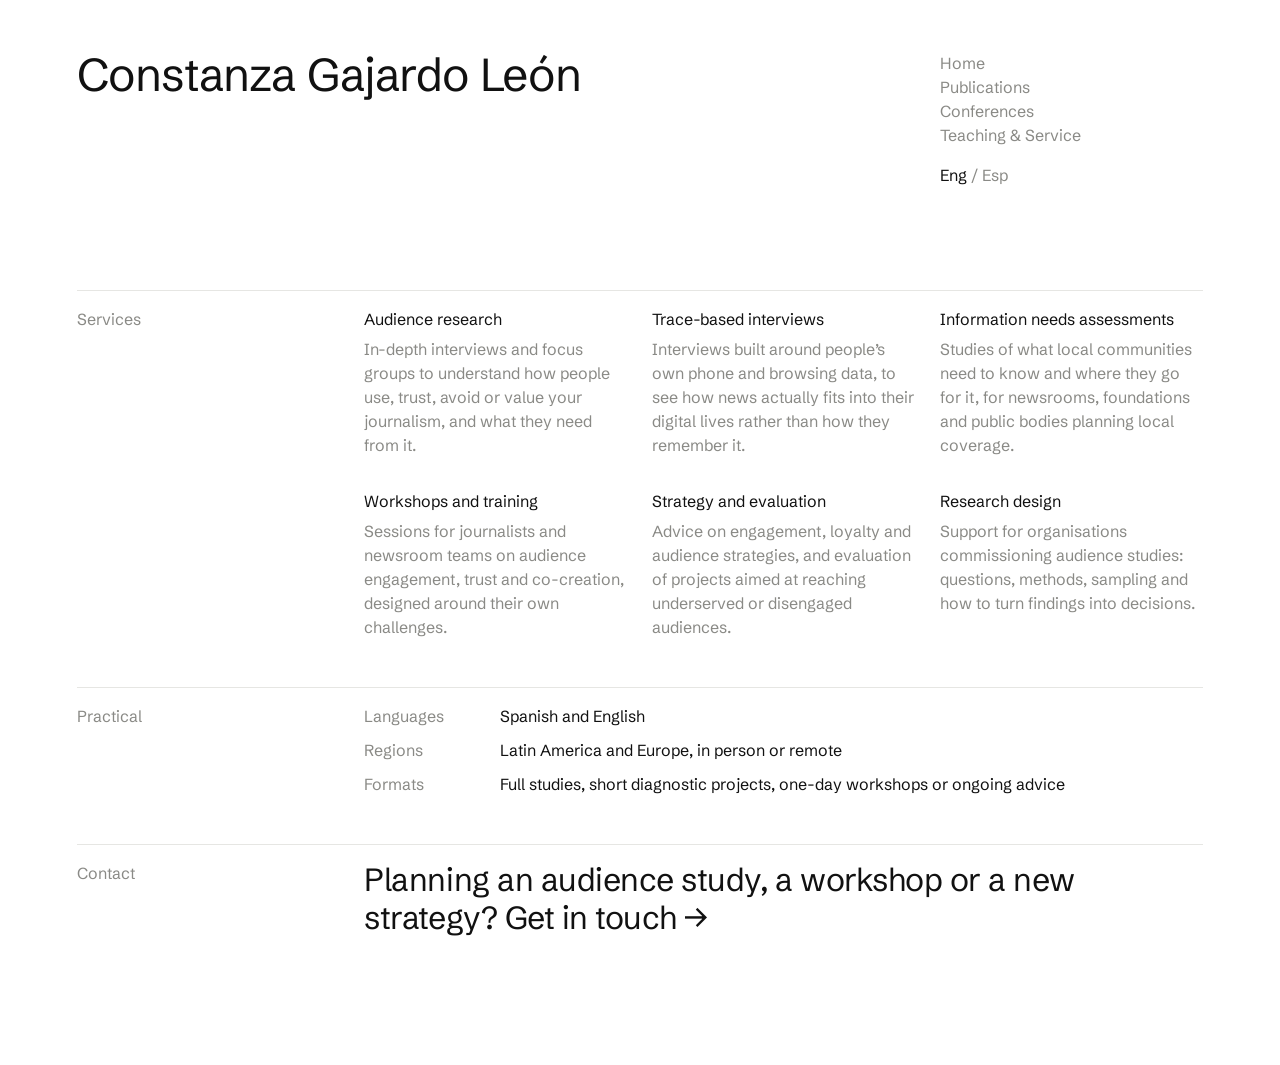
<file: consulting.html>
<!doctype html>
<html lang="en">
<head>
<meta charset="utf-8">
<meta name="viewport" content="width=device-width, initial-scale=1, viewport-fit=cover">
<title>Audience research consulting · Constanza Gajardo León</title>
<meta name="description" content="Audience research consulting for newsrooms, foundations and public institutions: in-depth interviews, trace-based interviews, information needs assessments, workshops and strategy. Spanish and English, Latin America and Europe.">
<link rel="canonical" href="https://constnz.github.io/consulting.html">
<link rel="alternate" hreflang="en" href="https://constnz.github.io/consulting.html">
<link rel="alternate" hreflang="es" href="https://constnz.github.io/consultoria.html">
<meta name="author" content="Constanza Gajardo León">
<meta name="robots" content="index, follow">
<meta property="og:type" content="website">
<meta property="og:title" content="Audience research consulting · Constanza Gajardo León">
<meta property="og:description" content="Audience research consulting for newsrooms, foundations and public institutions: in-depth interviews, trace-based interviews, information needs assessments, workshops and strategy. Spanish and English, Latin America and Europe.">
<meta property="og:url" content="https://constnz.github.io/consulting.html">
<meta property="og:locale" content="en_GB">
<meta name="twitter:card" content="summary">
<script type="application/ld+json">
{
 "@context": "https://schema.org",
 "@type": "ProfessionalService",
 "name": "Constanza Gajardo León — Audience research consulting",
 "url": "https://constnz.github.io/consulting.html",
 "inLanguage": "en",
 "founder": {
  "@id": "https://constnz.github.io/#person"
 },
 "provider": {
  "@id": "https://constnz.github.io/#person"
 },
 "areaServed": [
  "Europe",
  "Latin America"
 ],
 "availableLanguage": [
  "Spanish",
  "English"
 ],
 "knowsAbout": [
  "audience research",
  "news audiences",
  "audience engagement",
  "trust in journalism",
  "news avoidance",
  "local information needs",
  "qualitative research",
  "trace interviews"
 ],
 "hasOfferCatalog": {
  "@type": "OfferCatalog",
  "name": "Services",
  "itemListElement": [
   {
    "@type": "Offer",
    "itemOffered": {
     "@type": "Service",
     "name": "Audience research",
     "description": "In-depth interviews and focus groups to understand how people use, trust, avoid or value your journalism, and what they need from it."
    }
   },
   {
    "@type": "Offer",
    "itemOffered": {
     "@type": "Service",
     "name": "Trace-based interviews",
     "description": "Interviews built around people’s own phone and browsing data, to see how news actually fits into their digital lives rather than how they remember it."
    }
   },
   {
    "@type": "Offer",
    "itemOffered": {
     "@type": "Service",
     "name": "Information needs assessments",
     "description": "Studies of what local communities need to know and where they go for it, for newsrooms, foundations and public bodies planning local coverage."
    }
   },
   {
    "@type": "Offer",
    "itemOffered": {
     "@type": "Service",
     "name": "Workshops and training",
     "description": "Sessions for journalists and newsroom teams on audience engagement, trust and co-creation, designed around their own challenges."
    }
   },
   {
    "@type": "Offer",
    "itemOffered": {
     "@type": "Service",
     "name": "Strategy and evaluation",
     "description": "Advice on engagement, loyalty and audience strategies, and evaluation of projects aimed at reaching underserved or disengaged audiences."
    }
   },
   {
    "@type": "Offer",
    "itemOffered": {
     "@type": "Service",
     "name": "Research design",
     "description": "Support for organisations commissioning audience studies: questions, methods, sampling and how to turn findings into decisions."
    }
   }
  ]
 }
}
</script>
<link rel="preconnect" href="https://fonts.googleapis.com">
<link rel="preconnect" href="https://fonts.gstatic.com" crossorigin>
<link rel="stylesheet" href="https://fonts.googleapis.com/css2?family=Schibsted+Grotesk:ital,wght@0,400;0,500;1,400&display=swap">
<link rel="stylesheet" href="style.css?v=20261106d">
</head>
<body>
<div class="wrap">

  <header class="site grid big">
    <p class="name"><a href="index.html">Constanza Gajardo León</a></p>
    <div class="navcol">
      <nav aria-label="Site"><ul>
      <li><a href="index.html">Home</a></li>
      <li><a href="publications.html">Publications</a></li>
      <li><a href="conferences.html">Conferences</a></li>
      <li><a href="teaching.html">Teaching &amp; Service</a></li>
    </ul></nav>
      <div class="lang"><a href="consulting.html" aria-current="page">Eng</a> <span class="muted">/</span> <a href="consultoria.html" lang="es">Esp</a></div>
    </div>
  </header>

  <h1 class="sr-only">Consulting</h1>

  <div class="page">

  <section aria-labelledby="what">
    <h2 id="what">Services</h2>
    <div class="services">
      <div><h3>Audience research</h3><p>In-depth interviews and focus groups to understand how people use, trust, avoid or value your journalism, and what they need from it.</p></div>
      <div><h3>Trace-based interviews</h3><p>Interviews built around people’s own phone and browsing data, to see how news actually fits into their digital lives rather than how they remember it.</p></div>
      <div><h3>Information needs assessments</h3><p>Studies of what local communities need to know and where they go for it, for newsrooms, foundations and public bodies planning local coverage.</p></div>
      <div><h3>Workshops and training</h3><p>Sessions for journalists and newsroom teams on audience engagement, trust and co-creation, designed around their own challenges.</p></div>
      <div><h3>Strategy and evaluation</h3><p>Advice on engagement, loyalty and audience strategies, and evaluation of projects aimed at reaching underserved or disengaged audiences.</p></div>
      <div><h3>Research design</h3><p>Support for organisations commissioning audience studies: questions, methods, sampling and how to turn findings into decisions.</p></div>
    </div>
  </section>



  <section aria-labelledby="practical">
    <h2 id="practical">Practical</h2>
    <ul class="log">
      <li><span class="kind">Languages</span><span class="what">Spanish and English</span></li>
      <li><span class="kind">Regions</span><span class="what">Latin America and Europe, in person or remote</span></li>
      <li><span class="kind">Formats</span><span class="what">Full studies, short diagnostic projects, one-day workshops or ongoing advice</span></li>
    </ul>
  </section>

  <section aria-labelledby="contact">
    <h2 id="contact">Contact</h2>
    <p class="cta">Planning an audience study, a workshop or a new strategy? <a href="#" data-mail>Get in touch →</a></p>
  </section>

  </div>


</div>
<script>document.querySelectorAll("[data-mail]").forEach(function(a){a.addEventListener("click",function(e){e.preventDefault();location.href="mai"+"lto:"+["cgajardoleon","gmail.com"].join("@");});});</script>
</body>
</html>
</file>
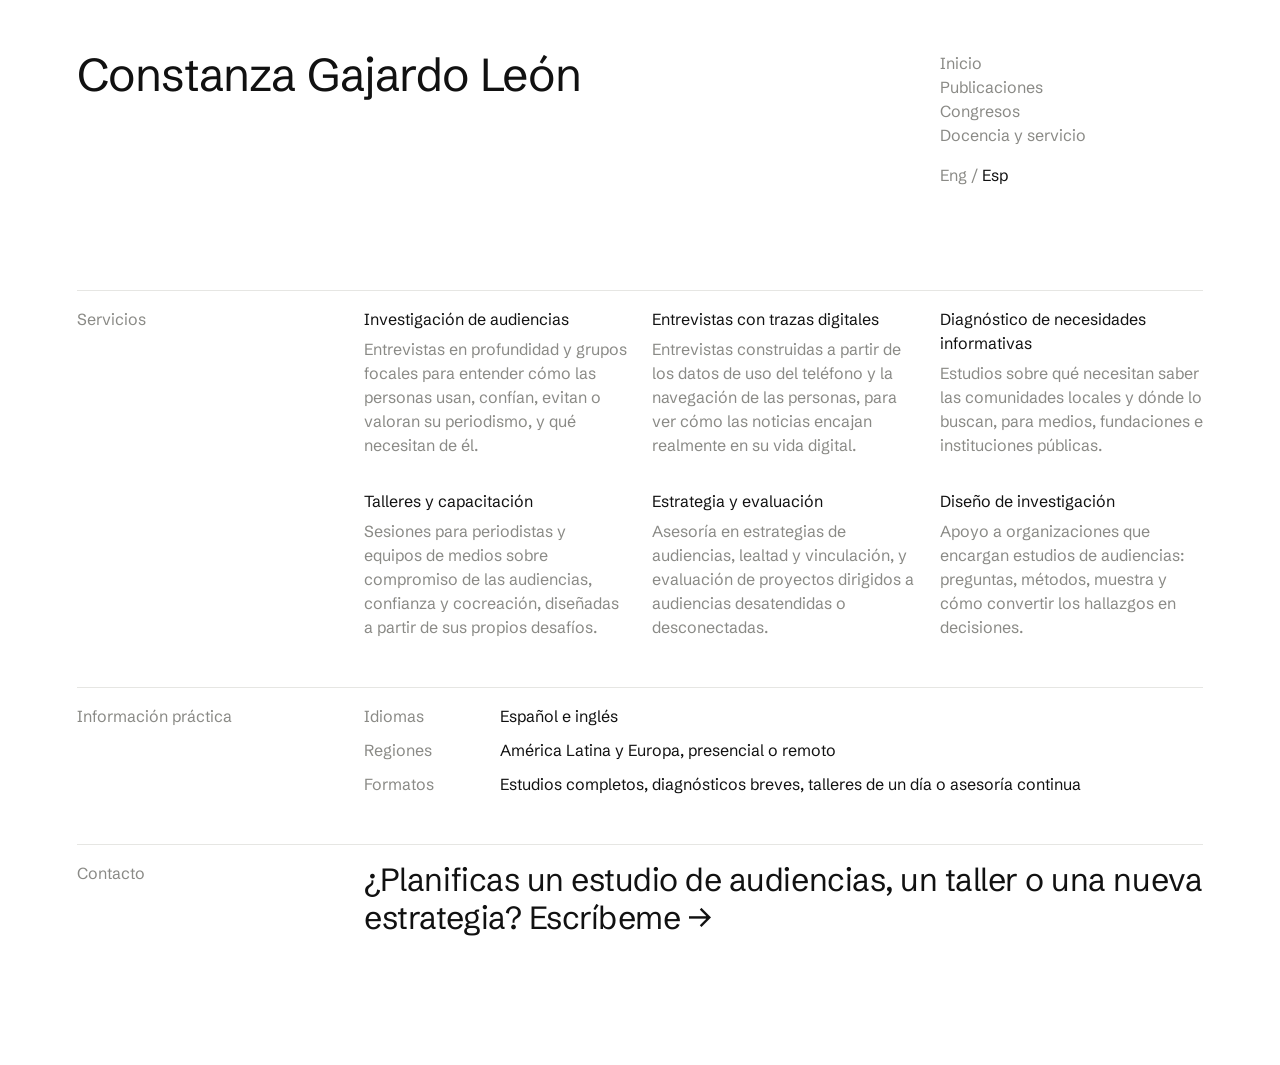
<file: consultoria.html>
<!doctype html>
<html lang="es">
<head>
<meta charset="utf-8">
<meta name="viewport" content="width=device-width, initial-scale=1, viewport-fit=cover">
<title>Consultoría en investigación de audiencias · Constanza Gajardo León</title>
<meta name="description" content="Consultoría en investigación de audiencias para medios, fundaciones e instituciones públicas: entrevistas en profundidad, trazas digitales, diagnósticos de necesidades informativas, talleres y estrategia. Chile, América Latina y Europa.">
<link rel="canonical" href="https://constnz.github.io/consultoria.html">
<link rel="alternate" hreflang="en" href="https://constnz.github.io/consulting.html">
<link rel="alternate" hreflang="es" href="https://constnz.github.io/consultoria.html">
<meta name="author" content="Constanza Gajardo León">
<meta name="robots" content="index, follow">
<meta property="og:type" content="website">
<meta property="og:title" content="Consultoría en investigación de audiencias · Constanza Gajardo León">
<meta property="og:description" content="Consultoría en investigación de audiencias para medios, fundaciones e instituciones públicas: entrevistas en profundidad, trazas digitales, diagnósticos de necesidades informativas, talleres y estrategia. Chile, América Latina y Europa.">
<meta property="og:url" content="https://constnz.github.io/consultoria.html">
<meta property="og:locale" content="es_CL">
<meta name="twitter:card" content="summary">
<script type="application/ld+json">
{
 "@context": "https://schema.org",
 "@type": "ProfessionalService",
 "name": "Constanza Gajardo León — Consultoría en investigación de audiencias",
 "url": "https://constnz.github.io/consultoria.html",
 "inLanguage": "es",
 "founder": {
  "@id": "https://constnz.github.io/#person"
 },
 "provider": {
  "@id": "https://constnz.github.io/#person"
 },
 "areaServed": [
  "Europe",
  "Latin America"
 ],
 "availableLanguage": [
  "Spanish",
  "English"
 ],
 "knowsAbout": [
  "audience research",
  "news audiences",
  "audience engagement",
  "trust in journalism",
  "news avoidance",
  "local information needs",
  "qualitative research",
  "trace interviews"
 ],
 "hasOfferCatalog": {
  "@type": "OfferCatalog",
  "name": "Services",
  "itemListElement": [
   {
    "@type": "Offer",
    "itemOffered": {
     "@type": "Service",
     "name": "Investigación de audiencias",
     "description": "Entrevistas en profundidad y grupos focales para entender cómo las personas usan, confían, evitan o valoran su periodismo, y qué necesitan de él."
    }
   },
   {
    "@type": "Offer",
    "itemOffered": {
     "@type": "Service",
     "name": "Entrevistas con trazas digitales",
     "description": "Entrevistas construidas a partir de los datos de uso del teléfono y la navegación de las personas, para ver cómo las noticias encajan realmente en su vida digital."
    }
   },
   {
    "@type": "Offer",
    "itemOffered": {
     "@type": "Service",
     "name": "Diagnóstico de necesidades informativas",
     "description": "Estudios sobre qué necesitan saber las comunidades locales y dónde lo buscan, para medios, fundaciones e instituciones públicas."
    }
   },
   {
    "@type": "Offer",
    "itemOffered": {
     "@type": "Service",
     "name": "Talleres y capacitación",
     "description": "Sesiones para periodistas y equipos de medios sobre compromiso de las audiencias, confianza y cocreación, diseñadas a partir de sus propios desafíos."
    }
   },
   {
    "@type": "Offer",
    "itemOffered": {
     "@type": "Service",
     "name": "Estrategia y evaluación",
     "description": "Asesoría en estrategias de audiencias, lealtad y vinculación, y evaluación de proyectos dirigidos a audiencias desatendidas o desconectadas."
    }
   },
   {
    "@type": "Offer",
    "itemOffered": {
     "@type": "Service",
     "name": "Diseño de investigación",
     "description": "Apoyo a organizaciones que encargan estudios de audiencias: preguntas, métodos, muestra y cómo convertir los hallazgos en decisiones."
    }
   }
  ]
 }
}
</script>
<link rel="preconnect" href="https://fonts.googleapis.com">
<link rel="preconnect" href="https://fonts.gstatic.com" crossorigin>
<link rel="stylesheet" href="https://fonts.googleapis.com/css2?family=Schibsted+Grotesk:ital,wght@0,400;0,500;1,400&display=swap">
<link rel="stylesheet" href="style.css?v=20261106d">
</head>
<body>
<div class="wrap">

  <header class="site grid big">
    <p class="name"><a href="es.html">Constanza Gajardo León</a></p>
    <div class="navcol">
      <nav aria-label="Sitio"><ul>
      <li><a href="es.html">Inicio</a></li>
      <li><a href="publications.html">Publicaciones</a></li>
      <li><a href="conferences.html">Congresos</a></li>
      <li><a href="teaching.html">Docencia y servicio</a></li>
    </ul></nav>
      <div class="lang"><a href="consulting.html" lang="en">Eng</a> <span class="muted">/</span> <a href="consultoria.html" aria-current="page">Esp</a></div>
    </div>
  </header>

  <h1 class="sr-only">Consultoría</h1>

  <div class="page">

  <section aria-labelledby="que">
    <h2 id="que">Servicios</h2>
    <div class="services">
      <div><h3>Investigación de audiencias</h3><p>Entrevistas en profundidad y grupos focales para entender cómo las personas usan, confían, evitan o valoran su periodismo, y qué necesitan de él.</p></div>
      <div><h3>Entrevistas con trazas digitales</h3><p>Entrevistas construidas a partir de los datos de uso del teléfono y la navegación de las personas, para ver cómo las noticias encajan realmente en su vida digital.</p></div>
      <div><h3>Diagnóstico de necesidades informativas</h3><p>Estudios sobre qué necesitan saber las comunidades locales y dónde lo buscan, para medios, fundaciones e instituciones públicas.</p></div>
      <div><h3>Talleres y capacitación</h3><p>Sesiones para periodistas y equipos de medios sobre compromiso de las audiencias, confianza y cocreación, diseñadas a partir de sus propios desafíos.</p></div>
      <div><h3>Estrategia y evaluación</h3><p>Asesoría en estrategias de audiencias, lealtad y vinculación, y evaluación de proyectos dirigidos a audiencias desatendidas o desconectadas.</p></div>
      <div><h3>Diseño de investigación</h3><p>Apoyo a organizaciones que encargan estudios de audiencias: preguntas, métodos, muestra y cómo convertir los hallazgos en decisiones.</p></div>
    </div>
  </section>



  <section aria-labelledby="practico">
    <h2 id="practico">Información práctica</h2>
    <ul class="log">
      <li><span class="kind">Idiomas</span><span class="what">Español e inglés</span></li>
      <li><span class="kind">Regiones</span><span class="what">América Latina y Europa, presencial o remoto</span></li>
      <li><span class="kind">Formatos</span><span class="what">Estudios completos, diagnósticos breves, talleres de un día o asesoría continua</span></li>
    </ul>
  </section>

  <section aria-labelledby="contacto">
    <h2 id="contacto">Contacto</h2>
    <p class="cta">¿Planificas un estudio de audiencias, un taller o una nueva estrategia? <a href="#" data-mail>Escríbeme →</a></p>
  </section>

  </div>


</div>
<script>document.querySelectorAll("[data-mail]").forEach(function(a){a.addEventListener("click",function(e){e.preventDefault();location.href="mai"+"lto:"+["cgajardoleon","gmail.com"].join("@");});});</script>
</body>
</html>
</file>
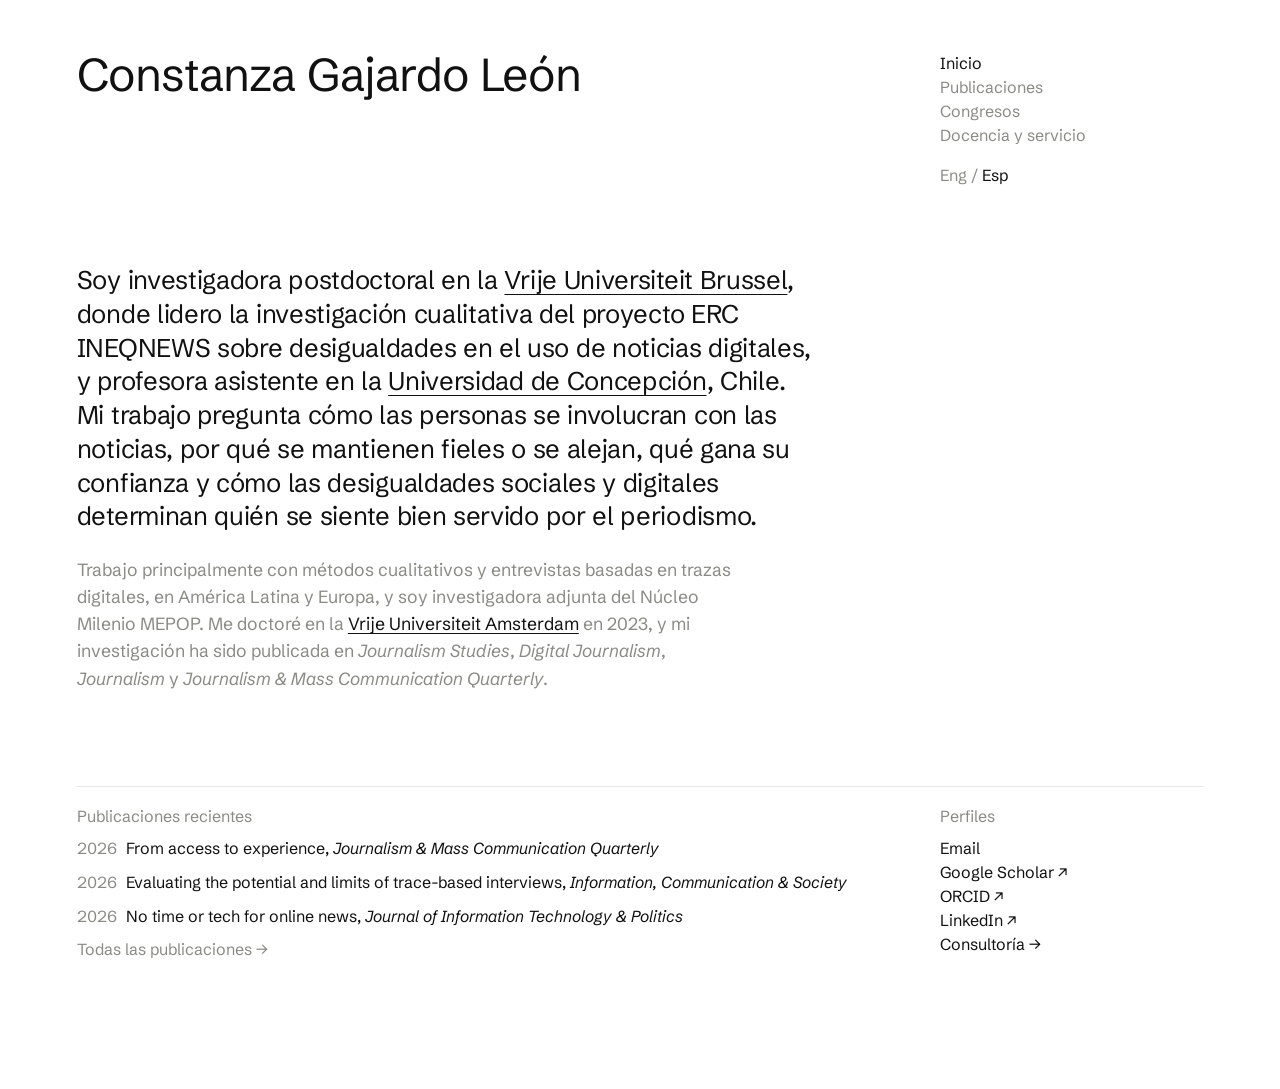
<file: es.html>
<!doctype html>
<html lang="es">
<head>
<meta charset="utf-8">
<meta name="viewport" content="width=device-width, initial-scale=1, viewport-fit=cover">
<title>Constanza Gajardo León · Investigadora en estudios de periodismo</title>
<meta name="description" content="Constanza Gajardo León investiga qué necesitan las audiencias del periodismo: compromiso, lealtad, confianza y cómo las desigualdades sociales y digitales determinan quién se siente bien servido por las noticias.">
<link rel="canonical" href="https://constnz.github.io/es.html">
<link rel="alternate" hreflang="en" href="https://constnz.github.io/">
<link rel="alternate" hreflang="es" href="https://constnz.github.io/es.html">
<link rel="alternate" hreflang="x-default" href="https://constnz.github.io/">
<meta name="author" content="Constanza Gajardo León">
<meta name="robots" content="index, follow">
<meta property="og:type" content="profile">
<meta property="og:title" content="Constanza Gajardo León · Investigadora en estudios de periodismo">
<meta property="og:description" content="Constanza Gajardo León investiga qué necesitan las audiencias del periodismo: compromiso, lealtad, confianza y cómo las desigualdades sociales y digitales determinan quién se siente bien servido por las noticias.">
<meta property="og:url" content="https://constnz.github.io/es.html">
<meta property="og:locale" content="es_CL">
<meta name="twitter:card" content="summary">
<script type="application/ld+json">
{
 "@context": "https://schema.org",
 "@graph": [
  {
   "@context": "https://schema.org",
   "@type": "Person",
   "@id": "https://constnz.github.io/#person",
   "name": "Constanza Gajardo León",
   "alternateName": [
    "Constanza Gajardo",
    "C. Gajardo"
   ],
   "url": "https://constnz.github.io/",
   "jobTitle": [
    "Postdoctoral Researcher",
    "Assistant Professor"
   ],
   "affiliation": [
    {
     "@type": "CollegeOrUniversity",
     "name": "Vrije Universiteit Brussel"
    },
    {
     "@type": "CollegeOrUniversity",
     "name": "Universidad de Concepción"
    },
    {
     "@type": "ResearchOrganization",
     "name": "Millennium Nucleus for the Study of Politics, Public Opinion and Media in Chile (MEPOP)"
    }
   ],
   "alumniOf": [
    {
     "@type": "CollegeOrUniversity",
     "name": "Vrije Universiteit Amsterdam"
    },
    {
     "@type": "CollegeOrUniversity",
     "name": "Universidad de Concepción"
    }
   ],
   "knowsAbout": [
    "journalism studies",
    "news audiences",
    "audience engagement",
    "trust in journalism",
    "news loyalty",
    "news avoidance",
    "digital news inequalities",
    "trace interviews",
    "qualitative research methods",
    "local news"
   ],
   "makesOffer": {"@type": "Offer", "url": "https://constnz.github.io/consulting.html", "itemOffered": {"@type": "Service", "name": "Audience research consulting"}},
  "knowsLanguage": [
    "es",
    "en"
   ],
   "award": "Top Faculty Paper Award, ICA Journalism Studies Division (2024)",
   "sameAs": []
  },
  {
   "@type": "ProfilePage",
   "url": "https://constnz.github.io/es.html",
   "mainEntity": {
    "@id": "https://constnz.github.io/#person"
   },
   "inLanguage": "es"
  }
 ]
}
</script>
<link rel="preconnect" href="https://fonts.googleapis.com">
<link rel="preconnect" href="https://fonts.gstatic.com" crossorigin>
<link rel="stylesheet" href="https://fonts.googleapis.com/css2?family=Schibsted+Grotesk:ital,wght@0,400;0,500;1,400&display=swap">
<link rel="stylesheet" href="style.css?v=20261106d">
</head>
<body>
<div class="wrap">

  <header class="site grid big">
    <h1 class="name"><a href="es.html">Constanza Gajardo León</a></h1>
    <div class="navcol">
      <nav aria-label="Sitio"><ul>
      <li><a href="es.html" aria-current="page">Inicio</a></li>
      <li><a href="publications.html">Publicaciones</a></li>
      <li><a href="conferences.html">Congresos</a></li>
      <li><a href="teaching.html">Docencia y servicio</a></li>
    </ul></nav>
      <div class="lang"><a href="index.html" lang="en">Eng</a> <span class="muted">/</span> <a href="es.html" aria-current="page">Esp</a></div>
    </div>
  </header>

  <main class="grid hero">
    <div class="bio">
      <p>Soy investigadora postdoctoral en la <a href="https://www.vub.be">Vrije Universiteit Brussel</a>, donde lidero la investigación cualitativa del proyecto ERC INEQNEWS sobre desigualdades en el uso de noticias digitales, y profesora asistente en la <a href="https://www.udec.cl">Universidad de Concepción</a>, Chile. Mi trabajo pregunta cómo las personas se involucran con las noticias, por qué se mantienen fieles o se alejan, qué gana su confianza y cómo las desigualdades sociales y digitales determinan quién se siente bien servido por el periodismo.</p>
      <p class="bio-small">Trabajo principalmente con métodos cualitativos y entrevistas basadas en trazas digitales, en América Latina y Europa, y soy investigadora adjunta del Núcleo Milenio MEPOP. Me doctoré en la <a href="https://vu.nl">Vrije Universiteit Amsterdam</a> en 2023, y mi investigación ha sido publicada en <i>Journalism Studies</i>, <i>Digital Journalism</i>, <i>Journalism</i> y <i>Journalism &amp; Mass Communication Quarterly</i>.</p>
    </div>
  </main>

  <div class="grid cols">
    <div aria-hidden="true"></div>
    <div class="wide span2">
      <span class="label">Publicaciones recientes</span>
      <ol class="short">
        <li><span class="yr">2026</span><a href="https://doi.org/10.1177/10776990261447245">From access to experience</a>, <i>Journalism &amp; Mass Communication Quarterly</i></li>
        <li><span class="yr">2026</span><a href="https://doi.org/10.1080/1369118X.2026.2652514">Evaluating the potential and limits of trace-based interviews</a>, <i>Information, Communication &amp; Society</i></li>
        <li><span class="yr">2026</span><a href="https://doi.org/10.1080/19331681.2026.2692137">No time or tech for online news</a>, <i>Journal of Information Technology &amp; Politics</i></li>
        <li><a class="muted" href="publications.html">Todas las publicaciones →</a></li>
      </ol>
    </div>
    <div class="wide">
      <span class="label">Perfiles</span>
      <a href="#" data-mail>Email</a><br>
      <a href="#">Google Scholar ↗</a><br>
      <a href="#">ORCID ↗</a><br>
      <a href="#">LinkedIn ↗</a><br>
      <a href="consultoria.html">Consultoría →</a>
    </div>
  </div>


</div>
<script>document.querySelectorAll("[data-mail]").forEach(function(a){a.addEventListener("click",function(e){e.preventDefault();location.href="mai"+"lto:"+["cgajardoleon","gmail.com"].join("@");});});</script>
</body>
</html>
</file>
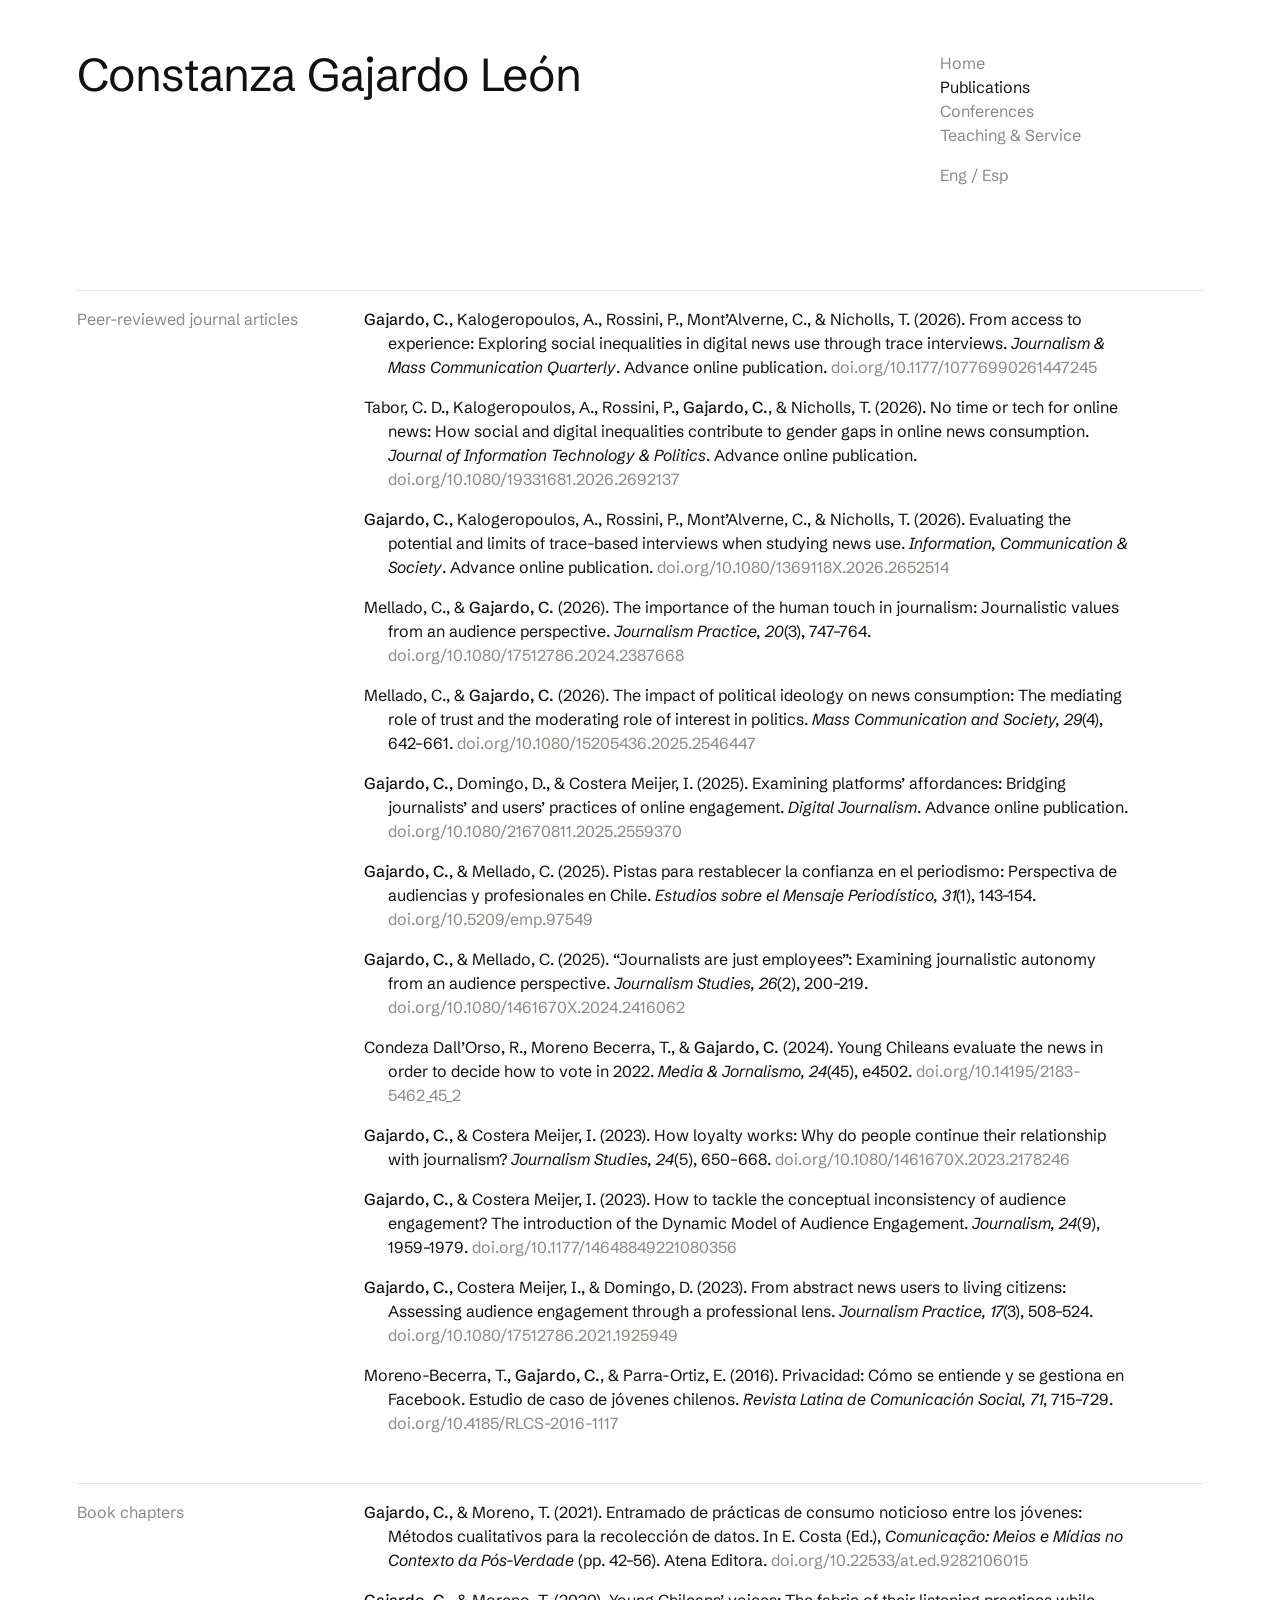
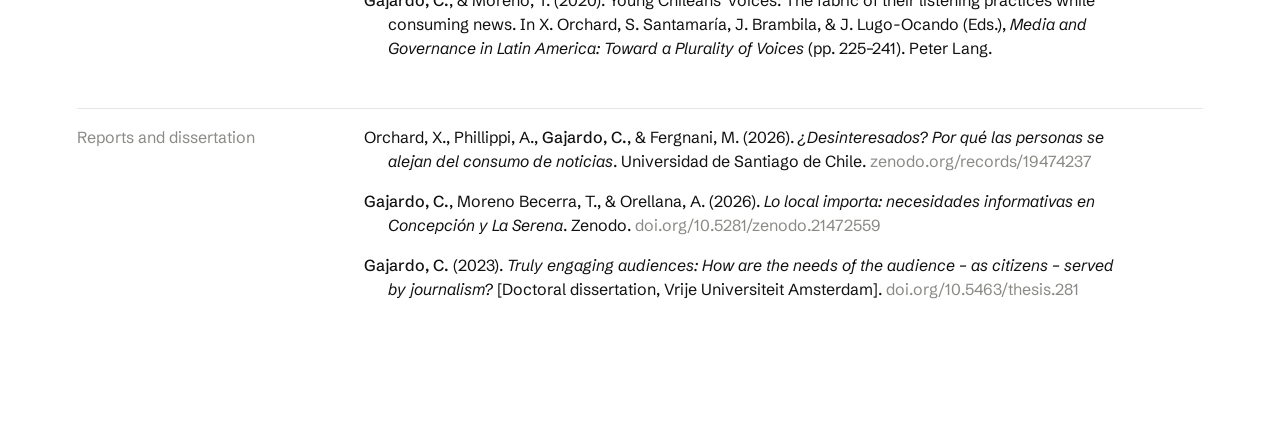
<file: publications.html>
<!doctype html>
<html lang="en">
<head>
<meta charset="utf-8">
<meta name="viewport" content="width=device-width, initial-scale=1, viewport-fit=cover">
<title>Publications · Constanza Gajardo León</title>
<meta name="description" content="Journal articles, book chapters and research reports by Constanza Gajardo León on news audiences, audience engagement, trust in journalism, news loyalty and digital news inequalities.">
<link rel="canonical" href="https://constnz.github.io/publications.html">
<meta name="author" content="Constanza Gajardo León">
<meta name="robots" content="index, follow">
<meta property="og:type" content="website">
<meta property="og:title" content="Publications · Constanza Gajardo León">
<meta property="og:description" content="Journal articles, book chapters and research reports by Constanza Gajardo León on news audiences, audience engagement, trust in journalism, news loyalty and digital news inequalities.">
<meta property="og:url" content="https://constnz.github.io/publications.html">
<meta property="og:locale" content="en_GB">
<meta name="twitter:card" content="summary">
<script type="application/ld+json">
{
 "@context": "https://schema.org",
 "@type": "CollectionPage",
 "name": "Publications · Constanza Gajardo León",
 "url": "https://constnz.github.io/publications.html",
 "about": {
  "@id": "https://constnz.github.io/#person"
 },
 "mainEntity": {
  "@type": "ItemList",
  "itemListElement": [
   {
    "@type": "ListItem",
    "position": 1,
    "item": {
     "@type": "ScholarlyArticle",
     "headline": "From access to experience: Exploring social inequalities in digital news use through trace interviews",
     "name": "From access to experience: Exploring social inequalities in digital news use through trace interviews",
     "datePublished": "2026",
     "author": [
      {
       "@id": "https://constnz.github.io/#person"
      }
     ],
     "creditText": "Gajardo, Kalogeropoulos, Rossini, Mont’Alverne, Nicholls",
     "isPartOf": {
      "@type": "Periodical",
      "name": "Journalism & Mass Communication Quarterly"
     },
     "sameAs": "https://doi.org/10.1177/10776990261447245",
     "url": "https://doi.org/10.1177/10776990261447245"
    }
   },
   {
    "@type": "ListItem",
    "position": 2,
    "item": {
     "@type": "ScholarlyArticle",
     "headline": "No time or tech for online news: How social and digital inequalities contribute to gender gaps in online news consumption",
     "name": "No time or tech for online news: How social and digital inequalities contribute to gender gaps in online news consumption",
     "datePublished": "2026",
     "author": [
      {
       "@id": "https://constnz.github.io/#person"
      }
     ],
     "creditText": "Tabor, Kalogeropoulos, Rossini, Gajardo, Nicholls",
     "isPartOf": {
      "@type": "Periodical",
      "name": "Journal of Information Technology & Politics"
     },
     "sameAs": "https://doi.org/10.1080/19331681.2026.2692137",
     "url": "https://doi.org/10.1080/19331681.2026.2692137"
    }
   },
   {
    "@type": "ListItem",
    "position": 3,
    "item": {
     "@type": "ScholarlyArticle",
     "headline": "Evaluating the potential and limits of trace-based interviews when studying news use",
     "name": "Evaluating the potential and limits of trace-based interviews when studying news use",
     "datePublished": "2026",
     "author": [
      {
       "@id": "https://constnz.github.io/#person"
      }
     ],
     "creditText": "Gajardo, Kalogeropoulos, Rossini, Mont’Alverne, Nicholls",
     "isPartOf": {
      "@type": "Periodical",
      "name": "Information, Communication & Society"
     },
     "sameAs": "https://doi.org/10.1080/1369118X.2026.2652514",
     "url": "https://doi.org/10.1080/1369118X.2026.2652514"
    }
   },
   {
    "@type": "ListItem",
    "position": 4,
    "item": {
     "@type": "ScholarlyArticle",
     "headline": "The importance of the human touch in journalism: Journalistic values from an audience perspective",
     "name": "The importance of the human touch in journalism: Journalistic values from an audience perspective",
     "datePublished": "2026",
     "author": [
      {
       "@id": "https://constnz.github.io/#person"
      }
     ],
     "creditText": "Mellado, Gajardo",
     "isPartOf": {
      "@type": "Periodical",
      "name": "Journalism Practice"
     },
     "sameAs": "https://doi.org/10.1080/17512786.2024.2387668",
     "url": "https://doi.org/10.1080/17512786.2024.2387668"
    }
   },
   {
    "@type": "ListItem",
    "position": 5,
    "item": {
     "@type": "ScholarlyArticle",
     "headline": "The impact of political ideology on news consumption: The mediating role of trust and the moderating role of interest in politics",
     "name": "The impact of political ideology on news consumption: The mediating role of trust and the moderating role of interest in politics",
     "datePublished": "2026",
     "author": [
      {
       "@id": "https://constnz.github.io/#person"
      }
     ],
     "creditText": "Mellado, Gajardo",
     "isPartOf": {
      "@type": "Periodical",
      "name": "Mass Communication and Society"
     },
     "sameAs": "https://doi.org/10.1080/15205436.2025.2546447",
     "url": "https://doi.org/10.1080/15205436.2025.2546447"
    }
   },
   {
    "@type": "ListItem",
    "position": 6,
    "item": {
     "@type": "ScholarlyArticle",
     "headline": "Examining platforms’ affordances: Bridging journalists’ and users’ practices of online engagement",
     "name": "Examining platforms’ affordances: Bridging journalists’ and users’ practices of online engagement",
     "datePublished": "2025",
     "author": [
      {
       "@id": "https://constnz.github.io/#person"
      }
     ],
     "creditText": "Gajardo, Domingo, Costera Meijer",
     "isPartOf": {
      "@type": "Periodical",
      "name": "Digital Journalism"
     },
     "sameAs": "https://doi.org/10.1080/21670811.2025.2559370",
     "url": "https://doi.org/10.1080/21670811.2025.2559370"
    }
   },
   {
    "@type": "ListItem",
    "position": 7,
    "item": {
     "@type": "ScholarlyArticle",
     "headline": "Pistas para restablecer la confianza en el periodismo: Perspectiva de audiencias y profesionales en Chile",
     "name": "Pistas para restablecer la confianza en el periodismo: Perspectiva de audiencias y profesionales en Chile",
     "datePublished": "2025",
     "author": [
      {
       "@id": "https://constnz.github.io/#person"
      }
     ],
     "creditText": "Gajardo, Mellado",
     "isPartOf": {
      "@type": "Periodical",
      "name": "Estudios sobre el Mensaje Periodístico"
     },
     "sameAs": "https://doi.org/10.5209/emp.97549",
     "url": "https://doi.org/10.5209/emp.97549"
    }
   },
   {
    "@type": "ListItem",
    "position": 8,
    "item": {
     "@type": "ScholarlyArticle",
     "headline": "“Journalists are just employees”: Examining journalistic autonomy from an audience perspective",
     "name": "“Journalists are just employees”: Examining journalistic autonomy from an audience perspective",
     "datePublished": "2025",
     "author": [
      {
       "@id": "https://constnz.github.io/#person"
      }
     ],
     "creditText": "Gajardo, Mellado",
     "isPartOf": {
      "@type": "Periodical",
      "name": "Journalism Studies"
     },
     "sameAs": "https://doi.org/10.1080/1461670X.2024.2416062",
     "url": "https://doi.org/10.1080/1461670X.2024.2416062"
    }
   },
   {
    "@type": "ListItem",
    "position": 9,
    "item": {
     "@type": "ScholarlyArticle",
     "headline": "Young Chileans evaluate the news in order to decide how to vote in 2022",
     "name": "Young Chileans evaluate the news in order to decide how to vote in 2022",
     "datePublished": "2024",
     "author": [
      {
       "@id": "https://constnz.github.io/#person"
      }
     ],
     "creditText": "Condeza Dall’Orso, Moreno Becerra, Gajardo",
     "isPartOf": {
      "@type": "Periodical",
      "name": "Media & Jornalismo"
     },
     "sameAs": "https://doi.org/10.14195/2183-5462_45_2",
     "url": "https://doi.org/10.14195/2183-5462_45_2"
    }
   },
   {
    "@type": "ListItem",
    "position": 10,
    "item": {
     "@type": "ScholarlyArticle",
     "headline": "How loyalty works: Why do people continue their relationship with journalism?",
     "name": "How loyalty works: Why do people continue their relationship with journalism?",
     "datePublished": "2023",
     "author": [
      {
       "@id": "https://constnz.github.io/#person"
      }
     ],
     "creditText": "Gajardo, Costera Meijer",
     "isPartOf": {
      "@type": "Periodical",
      "name": "Journalism Studies"
     },
     "sameAs": "https://doi.org/10.1080/1461670X.2023.2178246",
     "url": "https://doi.org/10.1080/1461670X.2023.2178246"
    }
   },
   {
    "@type": "ListItem",
    "position": 11,
    "item": {
     "@type": "ScholarlyArticle",
     "headline": "How to tackle the conceptual inconsistency of audience engagement? The introduction of the Dynamic Model of Audience Engagement",
     "name": "How to tackle the conceptual inconsistency of audience engagement? The introduction of the Dynamic Model of Audience Engagement",
     "datePublished": "2023",
     "author": [
      {
       "@id": "https://constnz.github.io/#person"
      }
     ],
     "creditText": "Gajardo, Costera Meijer",
     "isPartOf": {
      "@type": "Periodical",
      "name": "Journalism"
     },
     "sameAs": "https://doi.org/10.1177/14648849221080356",
     "url": "https://doi.org/10.1177/14648849221080356"
    }
   },
   {
    "@type": "ListItem",
    "position": 12,
    "item": {
     "@type": "ScholarlyArticle",
     "headline": "From abstract news users to living citizens: Assessing audience engagement through a professional lens",
     "name": "From abstract news users to living citizens: Assessing audience engagement through a professional lens",
     "datePublished": "2023",
     "author": [
      {
       "@id": "https://constnz.github.io/#person"
      }
     ],
     "creditText": "Gajardo, Costera Meijer, Domingo",
     "isPartOf": {
      "@type": "Periodical",
      "name": "Journalism Practice"
     },
     "sameAs": "https://doi.org/10.1080/17512786.2021.1925949",
     "url": "https://doi.org/10.1080/17512786.2021.1925949"
    }
   },
   {
    "@type": "ListItem",
    "position": 13,
    "item": {
     "@type": "ScholarlyArticle",
     "headline": "Privacidad: Cómo se entiende y se gestiona en Facebook. Estudio de caso de jóvenes chilenos",
     "name": "Privacidad: Cómo se entiende y se gestiona en Facebook. Estudio de caso de jóvenes chilenos",
     "datePublished": "2016",
     "author": [
      {
       "@id": "https://constnz.github.io/#person"
      }
     ],
     "creditText": "Moreno-Becerra, Gajardo, Parra-Ortiz",
     "isPartOf": {
      "@type": "Periodical",
      "name": "Revista Latina de Comunicación Social"
     },
     "sameAs": "https://doi.org/10.4185/RLCS-2016-1117",
     "url": "https://doi.org/10.4185/RLCS-2016-1117"
    }
   },
   {
    "@type": "ListItem",
    "position": 14,
    "item": {
     "@type": "Chapter",
     "headline": "Entramado de prácticas de consumo noticioso entre los jóvenes: Métodos cualitativos para la recolección de datos",
     "name": "Entramado de prácticas de consumo noticioso entre los jóvenes: Métodos cualitativos para la recolección de datos",
     "datePublished": "2021",
     "author": [
      {
       "@id": "https://constnz.github.io/#person"
      }
     ],
     "creditText": "Gajardo, Moreno",
     "isPartOf": {
      "@type": "Book",
      "name": "Comunicação: Meios e Mídias no Contexto da Pós-Verdade"
     },
     "sameAs": "https://doi.org/10.22533/at.ed.9282106015",
     "url": "https://doi.org/10.22533/at.ed.9282106015"
    }
   },
   {
    "@type": "ListItem",
    "position": 15,
    "item": {
     "@type": "Chapter",
     "headline": "Young Chileans’ voices: The fabric of their listening practices while consuming news",
     "name": "Young Chileans’ voices: The fabric of their listening practices while consuming news",
     "datePublished": "2020",
     "author": [
      {
       "@id": "https://constnz.github.io/#person"
      }
     ],
     "creditText": "Gajardo, Moreno",
     "isPartOf": {
      "@type": "Book",
      "name": "Media and Governance in Latin America: Toward a Plurality of Voices"
     }
    }
   },
   {
    "@type": "ListItem",
    "position": 16,
    "item": {
     "@type": "Report",
     "headline": "¿Desinteresados? Por qué las personas se alejan del consumo de noticias",
     "name": "¿Desinteresados? Por qué las personas se alejan del consumo de noticias",
     "datePublished": "2026",
     "author": [
      {
       "@id": "https://constnz.github.io/#person"
      }
     ],
     "creditText": "Orchard, Phillippi, Gajardo, Fergnani",
     "sameAs": "https://zenodo.org/records/19474237",
     "url": "https://zenodo.org/records/19474237"
    }
   },
   {
    "@type": "ListItem",
    "position": 17,
    "item": {
     "@type": "Report",
     "headline": "Lo local importa: necesidades informativas en Concepción y La Serena",
     "name": "Lo local importa: necesidades informativas en Concepción y La Serena",
     "datePublished": "2026",
     "author": [
      {
       "@id": "https://constnz.github.io/#person"
      }
     ],
     "creditText": "Gajardo, Moreno Becerra, Orellana",
     "sameAs": "https://doi.org/10.5281/zenodo.21472559",
     "url": "https://doi.org/10.5281/zenodo.21472559"
    }
   },
   {
    "@type": "ListItem",
    "position": 18,
    "item": {
     "@type": "Thesis",
     "headline": "Truly engaging audiences: How are the needs of the audience – as citizens – served by journalism?",
     "name": "Truly engaging audiences: How are the needs of the audience – as citizens – served by journalism?",
     "datePublished": "2023",
     "author": [
      {
       "@id": "https://constnz.github.io/#person"
      }
     ],
     "creditText": "Gajardo",
     "sameAs": "https://doi.org/10.5463/thesis.281",
     "url": "https://doi.org/10.5463/thesis.281",
     "inSupportOf": "PhD, Vrije Universiteit Amsterdam"
    }
   }
  ]
 }
}
</script>
<link rel="preconnect" href="https://fonts.googleapis.com">
<link rel="preconnect" href="https://fonts.gstatic.com" crossorigin>
<link rel="stylesheet" href="https://fonts.googleapis.com/css2?family=Schibsted+Grotesk:ital,wght@0,400;0,500;1,400&display=swap">
<link rel="stylesheet" href="style.css?v=20261106d">
</head>
<body>
<div class="wrap">

  <header class="site grid big">
    <p class="name"><a href="index.html">Constanza Gajardo León</a></p>
    <div class="navcol">
      <nav aria-label="Site"><ul>
      <li><a href="index.html">Home</a></li>
      <li><a href="publications.html" aria-current="page">Publications</a></li>
      <li><a href="conferences.html">Conferences</a></li>
      <li><a href="teaching.html">Teaching &amp; Service</a></li>
    </ul></nav>
      <div class="lang"><a href="index.html">Eng</a> <span class="muted">/</span> <a href="es.html" lang="es">Esp</a></div>
    </div>
  </header>

  <h1 class="sr-only">Publications</h1>

  <div class="page">

  <section aria-labelledby="articles">
    <h2 id="articles">Peer-reviewed journal articles</h2>
    <ol class="refs">
      <li><b>Gajardo, C.</b>, Kalogeropoulos, A., Rossini, P., Mont’Alverne, C., &amp; Nicholls, T. (2026). From access to experience: Exploring social inequalities in digital news use through trace interviews. <i>Journalism &amp; Mass Communication Quarterly</i>. Advance online publication. <a href="https://doi.org/10.1177/10776990261447245">doi.org/10.1177/10776990261447245</a></li>
      <li>Tabor, C. D., Kalogeropoulos, A., Rossini, P., <b>Gajardo, C.</b>, &amp; Nicholls, T. (2026). No time or tech for online news: How social and digital inequalities contribute to gender gaps in online news consumption. <i>Journal of Information Technology &amp; Politics</i>. Advance online publication. <a href="https://doi.org/10.1080/19331681.2026.2692137">doi.org/10.1080/19331681.2026.2692137</a></li>
      <li><b>Gajardo, C.</b>, Kalogeropoulos, A., Rossini, P., Mont’Alverne, C., &amp; Nicholls, T. (2026). Evaluating the potential and limits of trace-based interviews when studying news use. <i>Information, Communication &amp; Society</i>. Advance online publication. <a href="https://doi.org/10.1080/1369118X.2026.2652514">doi.org/10.1080/1369118X.2026.2652514</a></li>
      <li>Mellado, C., &amp; <b>Gajardo, C.</b> (2026). The importance of the human touch in journalism: Journalistic values from an audience perspective. <i>Journalism Practice, 20</i>(3), 747–764. <a href="https://doi.org/10.1080/17512786.2024.2387668">doi.org/10.1080/17512786.2024.2387668</a></li>
      <li>Mellado, C., &amp; <b>Gajardo, C.</b> (2026). The impact of political ideology on news consumption: The mediating role of trust and the moderating role of interest in politics. <i>Mass Communication and Society, 29</i>(4), 642–661. <a href="https://doi.org/10.1080/15205436.2025.2546447">doi.org/10.1080/15205436.2025.2546447</a></li>
      <li><b>Gajardo, C.</b>, Domingo, D., &amp; Costera Meijer, I. (2025). Examining platforms’ affordances: Bridging journalists’ and users’ practices of online engagement. <i>Digital Journalism</i>. Advance online publication. <a href="https://doi.org/10.1080/21670811.2025.2559370">doi.org/10.1080/21670811.2025.2559370</a></li>
      <li><b>Gajardo, C.</b>, &amp; Mellado, C. (2025). Pistas para restablecer la confianza en el periodismo: Perspectiva de audiencias y profesionales en Chile. <i>Estudios sobre el Mensaje Periodístico, 31</i>(1), 143–154. <a href="https://doi.org/10.5209/emp.97549">doi.org/10.5209/emp.97549</a></li>
      <li><b>Gajardo, C.</b>, &amp; Mellado, C. (2025). “Journalists are just employees”: Examining journalistic autonomy from an audience perspective. <i>Journalism Studies, 26</i>(2), 200–219. <a href="https://doi.org/10.1080/1461670X.2024.2416062">doi.org/10.1080/1461670X.2024.2416062</a></li>
      <li>Condeza Dall’Orso, R., Moreno Becerra, T., &amp; <b>Gajardo, C.</b> (2024). Young Chileans evaluate the news in order to decide how to vote in 2022. <i>Media &amp; Jornalismo, 24</i>(45), e4502. <a href="https://doi.org/10.14195/2183-5462_45_2">doi.org/10.14195/2183-5462_45_2</a></li>
      <li><b>Gajardo, C.</b>, &amp; Costera Meijer, I. (2023). How loyalty works: Why do people continue their relationship with journalism? <i>Journalism Studies, 24</i>(5), 650–668. <a href="https://doi.org/10.1080/1461670X.2023.2178246">doi.org/10.1080/1461670X.2023.2178246</a></li>
      <li><b>Gajardo, C.</b>, &amp; Costera Meijer, I. (2023). How to tackle the conceptual inconsistency of audience engagement? The introduction of the Dynamic Model of Audience Engagement. <i>Journalism, 24</i>(9), 1959–1979. <a href="https://doi.org/10.1177/14648849221080356">doi.org/10.1177/14648849221080356</a></li>
      <li><b>Gajardo, C.</b>, Costera Meijer, I., &amp; Domingo, D. (2023). From abstract news users to living citizens: Assessing audience engagement through a professional lens. <i>Journalism Practice, 17</i>(3), 508–524. <a href="https://doi.org/10.1080/17512786.2021.1925949">doi.org/10.1080/17512786.2021.1925949</a></li>
      <li>Moreno-Becerra, T., <b>Gajardo, C.</b>, &amp; Parra-Ortiz, E. (2016). Privacidad: Cómo se entiende y se gestiona en Facebook. Estudio de caso de jóvenes chilenos. <i>Revista Latina de Comunicación Social, 71</i>, 715–729. <a href="https://doi.org/10.4185/RLCS-2016-1117">doi.org/10.4185/RLCS-2016-1117</a></li>
    </ol>
  </section>

  <section aria-labelledby="chapters">
    <h2 id="chapters">Book chapters</h2>
    <ol class="refs">
      <li><b>Gajardo, C.</b>, &amp; Moreno, T. (2021). Entramado de prácticas de consumo noticioso entre los jóvenes: Métodos cualitativos para la recolección de datos. In E. Costa (Ed.), <i>Comunicação: Meios e Mídias no Contexto da Pós-Verdade</i> (pp. 42–56). Atena Editora. <a href="https://doi.org/10.22533/at.ed.9282106015">doi.org/10.22533/at.ed.9282106015</a></li>
      <li><b>Gajardo, C.</b>, &amp; Moreno, T. (2020). Young Chileans’ voices: The fabric of their listening practices while consuming news. In X. Orchard, S. Santamaría, J. Brambila, &amp; J. Lugo-Ocando (Eds.), <i>Media and Governance in Latin America: Toward a Plurality of Voices</i> (pp. 225–241). Peter Lang.</li>
    </ol>
  </section>

  <section aria-labelledby="reports">
    <h2 id="reports">Reports and dissertation</h2>
    <ol class="refs">
      <li>Orchard, X., Phillippi, A., <b>Gajardo, C.</b>, &amp; Fergnani, M. (2026). <i>¿Desinteresados? Por qué las personas se alejan del consumo de noticias</i>. Universidad de Santiago de Chile. <a href="https://zenodo.org/records/19474237">zenodo.org/records/19474237</a></li>
      <li><b>Gajardo, C.</b>, Moreno Becerra, T., &amp; Orellana, A. (2026). <i>Lo local importa: necesidades informativas en Concepción y La Serena</i>. Zenodo. <a href="https://doi.org/10.5281/zenodo.21472559">doi.org/10.5281/zenodo.21472559</a></li>
      <li><b>Gajardo, C.</b> (2023). <i>Truly engaging audiences: How are the needs of the audience – as citizens – served by journalism?</i> [Doctoral dissertation, Vrije Universiteit Amsterdam]. <a href="https://doi.org/10.5463/thesis.281">doi.org/10.5463/thesis.281</a></li>
    </ol>
  </section>



  </div>


</div>
</body>
</html>
</file>
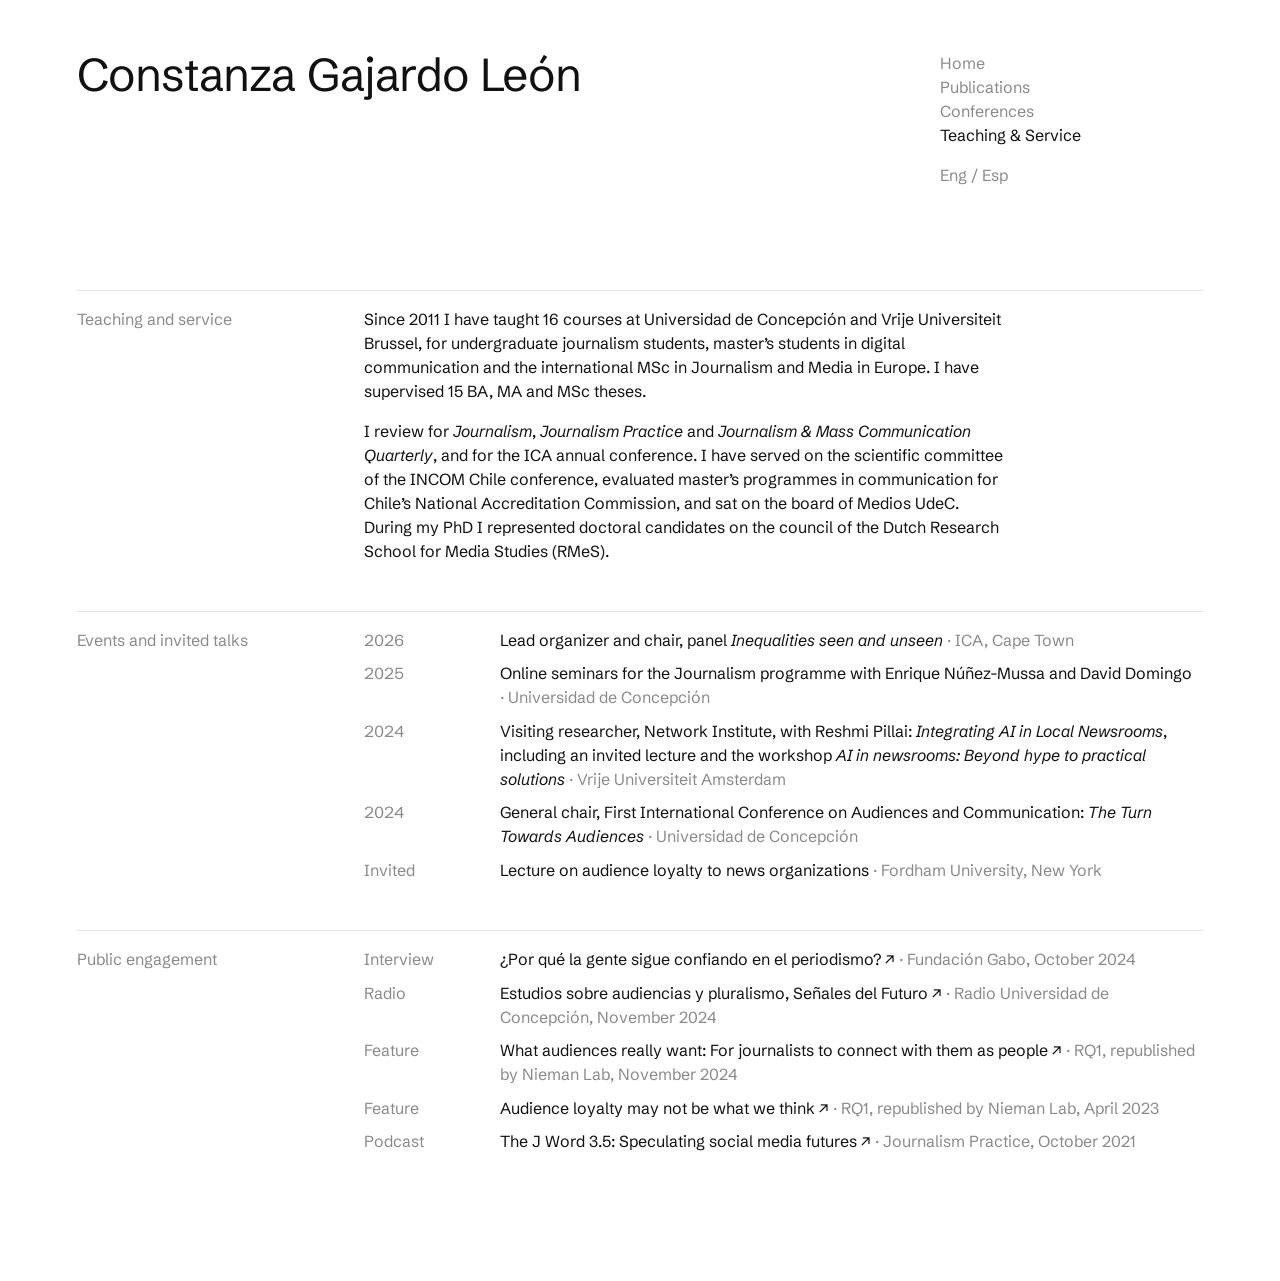
<file: teaching.html>
<!doctype html>
<html lang="en">
<head>
<meta charset="utf-8">
<meta name="viewport" content="width=device-width, initial-scale=1, viewport-fit=cover">
<title>Teaching &amp; Service · Constanza Gajardo León</title>
<meta name="description" content="Teaching, supervision, academic leadership and public engagement of Constanza Gajardo León at Universidad de Concepción and Vrije Universiteit Brussel.">
<link rel="canonical" href="https://constnz.github.io/teaching.html">
<meta name="author" content="Constanza Gajardo León">
<meta name="robots" content="index, follow">
<meta property="og:type" content="website">
<meta property="og:title" content="Teaching &amp; Service · Constanza Gajardo León">
<meta property="og:description" content="Teaching, supervision, academic leadership and public engagement of Constanza Gajardo León at Universidad de Concepción and Vrije Universiteit Brussel.">
<meta property="og:url" content="https://constnz.github.io/teaching.html">
<meta property="og:locale" content="en_GB">
<meta name="twitter:card" content="summary">
<link rel="preconnect" href="https://fonts.googleapis.com">
<link rel="preconnect" href="https://fonts.gstatic.com" crossorigin>
<link rel="stylesheet" href="https://fonts.googleapis.com/css2?family=Schibsted+Grotesk:ital,wght@0,400;0,500;1,400&display=swap">
<link rel="stylesheet" href="style.css?v=20261106d">
</head>
<body>
<div class="wrap">

  <header class="site grid big">
    <p class="name"><a href="index.html">Constanza Gajardo León</a></p>
    <div class="navcol">
      <nav aria-label="Site"><ul>
      <li><a href="index.html">Home</a></li>
      <li><a href="publications.html">Publications</a></li>
      <li><a href="conferences.html">Conferences</a></li>
      <li><a href="teaching.html" aria-current="page">Teaching &amp; Service</a></li>
    </ul></nav>
      <div class="lang"><a href="index.html">Eng</a> <span class="muted">/</span> <a href="es.html" lang="es">Esp</a></div>
    </div>
  </header>

  <h1 class="sr-only">Teaching &amp; Service</h1>

  <div class="page">

  <section aria-labelledby="teaching">
    <h2 id="teaching">Teaching and service</h2>
    <div class="prose">
      <p>Since 2011 I have taught 16 courses at Universidad de Concepción and Vrije Universiteit Brussel, for undergraduate journalism students, master’s students in digital communication and the international MSc in Journalism and Media in Europe. I have supervised 15 BA, MA and MSc theses.</p>
      <p>I review for <i>Journalism</i>, <i>Journalism Practice</i> and <i>Journalism &amp; Mass Communication Quarterly</i>, and for the ICA annual conference. I have served on the scientific committee of the INCOM Chile conference, evaluated master’s programmes in communication for Chile’s National Accreditation Commission, and sat on the board of Medios UdeC. During my PhD I represented doctoral candidates on the council of the Dutch Research School for Media Studies (RMeS).</p>
    </div>
  </section>





  <section aria-labelledby="events">
    <h2 id="events">Events and invited talks</h2>
    <ul class="log">
      <li><span class="kind">2026</span><span class="what">Lead organizer and chair, panel <i>Inequalities seen and unseen</i> <span class="where">· ICA, Cape Town</span></span></li>
      <li><span class="kind">2025</span><span class="what">Online seminars for the Journalism programme with Enrique Núñez-Mussa and David Domingo <span class="where">· Universidad de Concepción</span></span></li>
      <li><span class="kind">2024</span><span class="what">Visiting researcher, Network Institute, with Reshmi Pillai: <i>Integrating AI in Local Newsrooms</i>, including an invited lecture and the workshop <i>AI in newsrooms: Beyond hype to practical solutions</i> <span class="where">· Vrije Universiteit Amsterdam</span></span></li>
      <li><span class="kind">2024</span><span class="what">General chair, First International Conference on Audiences and Communication: <i>The Turn Towards Audiences</i> <span class="where">· Universidad de Concepción</span></span></li>
      <li><span class="kind">Invited</span><span class="what">Lecture on audience loyalty to news organizations <span class="where">· Fordham University, New York</span></span></li>
    </ul>
  </section>

  <section aria-labelledby="public">
    <h2 id="public">Public engagement</h2>
    <ul class="log">
      <li><span class="kind">Interview</span><span class="what"><a href="https://fundaciongabo.org/es/etica-periodistica/entrevistas/por-que-la-gente-sigue-confiando-en-el-periodismo-una-conversacion">¿Por qué la gente sigue confiando en el periodismo? ↗</a> <span class="where">· Fundación Gabo, October 2024</span></span></li>
      <li><span class="kind">Radio</span><span class="what"><a href="https://www.radioudec.cl/senales-del-futuro/">Estudios sobre audiencias y pluralismo, Señales del Futuro ↗</a> <span class="where">· Radio Universidad de Concepción, November 2024</span></span></li>
      <li><span class="kind">Feature</span><span class="what"><a href="https://www.niemanlab.org/2024/11/what-audiences-really-want-for-journalists-to-connect-with-them-as-people/">What audiences really want: For journalists to connect with them as people ↗</a> <span class="where">· RQ1, republished by Nieman Lab, November 2024</span></span></li>
      <li><span class="kind">Feature</span><span class="what"><a href="https://www.niemanlab.org/2023/04/audience-loyalty-may-not-be-what-we-think/">Audience loyalty may not be what we think ↗</a> <span class="where">· RQ1, republished by Nieman Lab, April 2023</span></span></li>
      <li><span class="kind">Podcast</span><span class="what"><a href="https://player.fm/1BSWWzY">The J Word 3.5: Speculating social media futures ↗</a> <span class="where">· Journalism Practice, October 2021</span></span></li>
    </ul>
  </section>


  </div>


</div>
</body>
</html>
</file>
<file: style.css>
/* Constanza Gajardo León — site styles. Plain CSS, no build step. MIT licensed. */
/* Layout: a four-column Swiss grid. One typeface, one text size, one large statement per page. */
:root {
  --paper: #ffffff;
  --ink:   #111111;
  --muted: #8a8a86;
  --rule:  #e6e6e3;
  --sans: "Schibsted Grotesk", "Helvetica Neue", Helvetica, Arial, system-ui, sans-serif;
  color-scheme: light;
}
@media (prefers-color-scheme: dark) {
  :root { --paper: #111111; --ink: #f1f1ee; --muted: #8b8b86; --rule: #2a2a28; color-scheme: dark; }
}

*, *::before, *::after { box-sizing: border-box; }
html { -webkit-text-size-adjust: 100%; }
body {
  margin: 0; background: var(--paper); color: var(--ink);
  font: 400 1rem/1.5 var(--sans);
  padding-block: clamp(1.25rem, 3vw, 2.25rem) clamp(3rem, 8vw, 6rem);
  padding-left: max(16px, env(safe-area-inset-left, 0px));
  padding-right: max(16px, env(safe-area-inset-right, 0px));
}
.wrap { max-width: 90rem; margin: 0 auto; display: grid; gap: clamp(4rem, 11vw, 8.5rem); }

a {
  color: inherit;
  text-decoration: underline; text-decoration-color: transparent;
  text-underline-offset: 3px; text-decoration-thickness: 1px;
  transition: color .25s ease, text-decoration-color .25s ease;
}
a:hover { text-decoration-color: currentColor; }

/* Smooth movement: cross-fade between pages, gentle fade-in on load */
@view-transition { navigation: auto; }
::view-transition-old(root), ::view-transition-new(root) { animation-duration: .35s; animation-timing-function: ease; }
@keyframes rise { from { opacity: 0; transform: translateY(8px); } to { opacity: 1; transform: none; } }
.wrap > * { animation: rise .7s cubic-bezier(.2, .7, .2, 1) both; }
.wrap > *:nth-child(2) { animation-delay: .08s; }
.wrap > *:nth-child(3) { animation-delay: .16s; }
.wrap > *:nth-child(n+4) { animation-delay: .24s; }
html { scroll-behavior: smooth; }
@media (prefers-reduced-motion: reduce) {
  .wrap > * { animation: none; }
  a { transition: none; }
  html { scroll-behavior: auto; }
  @view-transition { navigation: none; }
}
a:focus-visible { outline: 2px solid var(--ink); outline-offset: 3px; }
.muted { color: var(--muted); }
i, em { font-style: italic; }

/* The grid */
.grid { display: grid; grid-template-columns: repeat(4, minmax(0, 1fr)); gap: 1.5rem; }
.grid > * { min-width: 0; }

/* Site header */
.site ul { list-style: none; margin: 0; padding: 0; }
.site nav a { color: var(--muted); }
.site nav a[aria-current="page"] { color: var(--ink); }
.site .lang a { color: var(--muted); }
.site .lang a[aria-current="page"] { color: var(--ink); }

/* The one large thing on each page */
.statement {
  grid-column: 1 / -1; margin: 0;
  font: 400 clamp(1.9rem, 4.4vw, 3.6rem)/1.08 var(--sans);
  letter-spacing: -.025em; max-width: 22em; text-wrap: balance;
}
.statement .muted { color: var(--muted); }

/* Home columns */
.cols p { margin: 0 0 .9rem; }
.label { display: block; color: var(--muted); margin-bottom: .5rem; }
ol.short { list-style: none; margin: 0; padding: 0; display: grid; gap: .6rem; }

/* Inner pages: label in the first column, content across the other three */
.page { display: grid; gap: 3rem; }
section { display: grid; grid-template-columns: repeat(4, minmax(0, 1fr)); gap: 0 1.5rem; border-top: 1px solid var(--rule); padding-top: 1rem; }
section > h2 { grid-column: 1; grid-row: 1 / span 20; margin: 0; font: 400 1rem/1.5 var(--sans); color: var(--muted); }
section > :not(h2) { grid-column: 2 / -1; min-width: 0; }
section > :not(h2) + :not(h2) { margin-top: .75rem; }
h3 { margin: 1rem 0 0; font: 400 1rem/1.5 var(--sans); color: var(--muted); }
section > h3:first-of-type { margin-top: 0; }

ol.refs { list-style: none; margin: 0; padding: 0; display: grid; gap: 1rem; max-width: 48rem; }
ol.refs li { padding-left: 1.5rem; text-indent: -1.5rem; }
ol.refs a { color: var(--muted); word-break: break-word; }
ol.refs a:hover { color: var(--ink); }
ol.refs b { font-weight: 500; }
.yr { color: var(--muted); margin-right: .6rem; font-variant-numeric: tabular-nums; }

ul.log { list-style: none; margin: 0; padding: 0; display: grid; gap: .6rem; max-width: 52rem; }
ul.log li { display: grid; grid-template-columns: 7rem minmax(0, 1fr); gap: 1.5rem; }
.kind { color: var(--muted); font-variant-numeric: tabular-nums; }
.where { color: var(--muted); }

@media (max-width: 760px) {
  .grid { grid-template-columns: repeat(2, minmax(0, 1fr)); gap: 1.5rem 1rem; }
  .wide { grid-column: 1 / -1; }
  .site > [aria-hidden="true"] { display: none; }
  section { grid-template-columns: 1fr; }
  section > h2, section > :not(h2) { grid-column: 1; grid-row: auto; }
  section > h2 { margin-bottom: .75rem; }
  ul.log li { grid-template-columns: 1fr; gap: 0; }
}

/* Consulting: services as a small grid of title + description */
.services { display: grid; grid-template-columns: repeat(3, minmax(0, 1fr)); gap: 2rem 1.5rem; }
.services h3 { margin: 0 0 .4rem; color: var(--ink); }
.services p { margin: 0; color: var(--muted); }
.note { color: var(--muted); max-width: 40rem; margin: 0; }
.cta { font: 400 clamp(1.4rem, 2.6vw, 2rem)/1.2 var(--sans); letter-spacing: -.015em; margin: 0; max-width: 28em; }
@media (max-width: 760px) { .services { grid-template-columns: 1fr; } }

.services.two { grid-template-columns: repeat(2, minmax(0, 1fr)); max-width: 52rem; }
.cta + .services { margin-top: 1.75rem; }
@media (max-width: 760px) { .services.two { grid-template-columns: 1fr; } }
.prose { max-width: 40rem; }
.prose p { margin: 0 0 1rem; }
.prose p:last-child { margin-bottom: 0; }

/* Home: portrait in the first column, bio across the other three */
.name { margin: 0; font: inherit; }
.hero { align-items: start; }
.portrait { grid-column: 1; margin: 0; width: 100%; }
.portrait img { display: block; width: 100%; height: auto; aspect-ratio: 4 / 5; object-fit: cover; }
.bio { grid-column: 2 / -1; max-width: 46rem; }
.bio p { margin: 0 0 1rem; max-width: 40em; }
.bio-lead { font: 400 clamp(1.6rem, 3vw, 2.5rem)/1.12 var(--sans); letter-spacing: -.02em; max-width: 18em !important; margin-bottom: 1.75rem !important; text-wrap: balance; }
.span2 { grid-column: span 2; }
@media (max-width: 760px) {
  .portrait { grid-column: 1 / -1; max-width: 12rem; }
  .bio { grid-column: 1 / -1; }
  .cols > [aria-hidden="true"] { display: none; }
  .span2 { grid-column: 1 / -1; }
}

/* Header: name across three columns, menu and language in the fourth */
.site { align-items: start; }
.site .name { grid-column: 1 / 4; margin: 0; font: inherit; }
.site .navcol { grid-column: 4; display: grid; gap: 1rem; align-content: start; }
.site.big .name { font: 400 clamp(2.6rem, 6.4vw, 5.8rem)/.95 var(--sans); letter-spacing: -.035em; text-wrap: balance; }
.site.big + .hero { margin-top: calc(-1 * clamp(4rem, 11vw, 8.5rem) + clamp(2.5rem, 5vw, 4.5rem)); }
.bio-lead { color: var(--muted); }
@media (max-width: 760px) {
  .site .name, .site .navcol { grid-column: 1 / -1; }
  .site .navcol nav ul { display: flex; flex-wrap: wrap; gap: .25rem 1rem; }
  .site .navcol { gap: .5rem; }
}

.sr-only { position: absolute; width: 1px; height: 1px; overflow: hidden; clip: rect(0 0 0 0); white-space: nowrap; }
.site.big + .sr-only + .page { margin-top: calc(-1 * clamp(4rem, 11vw, 8.5rem) + clamp(2.5rem, 5vw, 4.5rem)); }
.wrap > .sr-only { animation: none; }

/* Name at medium size */
.site.big .name { font-size: clamp(2rem, 3.6vw, 3.2rem); line-height: 1.05; letter-spacing: -.02em; }
.bio p:first-child { margin-top: 0; }

/* Smaller portrait */
.portrait { max-width: 13rem; }
@media (max-width: 760px) { .portrait { max-width: 9rem; } }

/* Photo + bio as one compact block, like a book-jacket author note */
.portrait { justify-self: end; max-width: 12rem; }
.portrait img { aspect-ratio: 9 / 10; }
.bio p { font-size: 1.15rem; line-height: 1.55; max-width: 34em; }
@media (max-width: 760px) { .portrait { justify-self: start; max-width: 9rem; } .bio p { font-size: 1.05rem; } }

/* Photo flush left under the name, bio directly beside it */
.hero { display: flex; gap: 2rem; align-items: flex-start; }
.hero .portrait { flex: none; width: 12rem; max-width: none; justify-self: auto; }
.hero .bio { flex: 1; min-width: 0; }
@media (max-width: 760px) { .hero { flex-direction: column; gap: 1.5rem; } .hero .portrait { width: 9rem; } }

/* Recent lines up with the bio; Elsewhere stays under the menu */
.cols { grid-template-columns: 12rem minmax(0, 1fr) minmax(0, calc(25% - 1.125rem)); column-gap: 2rem; }
.cols .span2 { grid-column: auto; }
@media (max-width: 760px) { .cols { grid-template-columns: 1fr; } }

/* Recent starts at the left edge, like the photo */
.cols { grid-template-columns: minmax(0, 1fr) minmax(0, calc(25% - 1.125rem)); }
.cols > [aria-hidden="true"] { display: none; }

/* Bio: big, calm text that carries the page; quiet underlined links */
.bio p { font-size: clamp(1.3rem, 2vw, 1.75rem); line-height: 1.32; letter-spacing: -.012em; max-width: 30em; margin: 0 0 1.4rem; hyphens: auto; }
.bio p.bio-small { font-size: 1.1rem; line-height: 1.55; letter-spacing: 0; max-width: 38em; color: var(--muted); margin-bottom: 1rem; }
.bio a { text-decoration: underline; text-decoration-color: currentColor; text-decoration-thickness: 1px; text-underline-offset: .18em; }
.bio a:hover { color: var(--muted); }
.bio-small a { color: var(--ink); }
.hero { gap: 2.5rem; }
@media (max-width: 760px) { .bio p { font-size: 1.25rem; } .bio p.bio-small { font-size: 1rem; } }

/* Architectural margins: a framed page with generous, deliberate spacing */
body {
  padding-block: clamp(1.5rem, 4vw, 4rem) clamp(4rem, 10vw, 9rem);
  padding-left: max(clamp(1.25rem, 6vw, 6.5rem), env(safe-area-inset-left, 0px));
  padding-right: max(clamp(1.25rem, 6vw, 6.5rem), env(safe-area-inset-right, 0px));
}
.wrap { max-width: 96rem; gap: clamp(4rem, 12vw, 10rem); }
.site.big + .hero { margin-top: calc(-1 * clamp(4rem, 12vw, 10rem) + clamp(5rem, 11vw, 10rem)); }
.site.big + .sr-only + .page { margin-top: calc(-1 * clamp(4rem, 12vw, 10rem) + clamp(4rem, 8vw, 7rem)); }
.hero { gap: clamp(2rem, 4vw, 4rem); }
.cols { border-top: 1px solid var(--rule); padding-top: 1.1rem; }

/* Bring the publications zone closer to the bio */
.hero + .cols { margin-top: calc(-1 * clamp(4rem, 12vw, 10rem) + clamp(3rem, 6vw, 5rem)); }

/* Tighter gap between the name and the photo/bio */
.site.big + .hero { margin-top: calc(-1 * clamp(4rem, 12vw, 10rem) + clamp(3rem, 6vw, 5.5rem)); }

/* Keep the bio clear of the menu column: no near-miss alignments */
.hero { padding-right: calc(25% - 1.125rem + 3rem); }
@media (max-width: 760px) { .hero { padding-right: 0; } }
</file>
